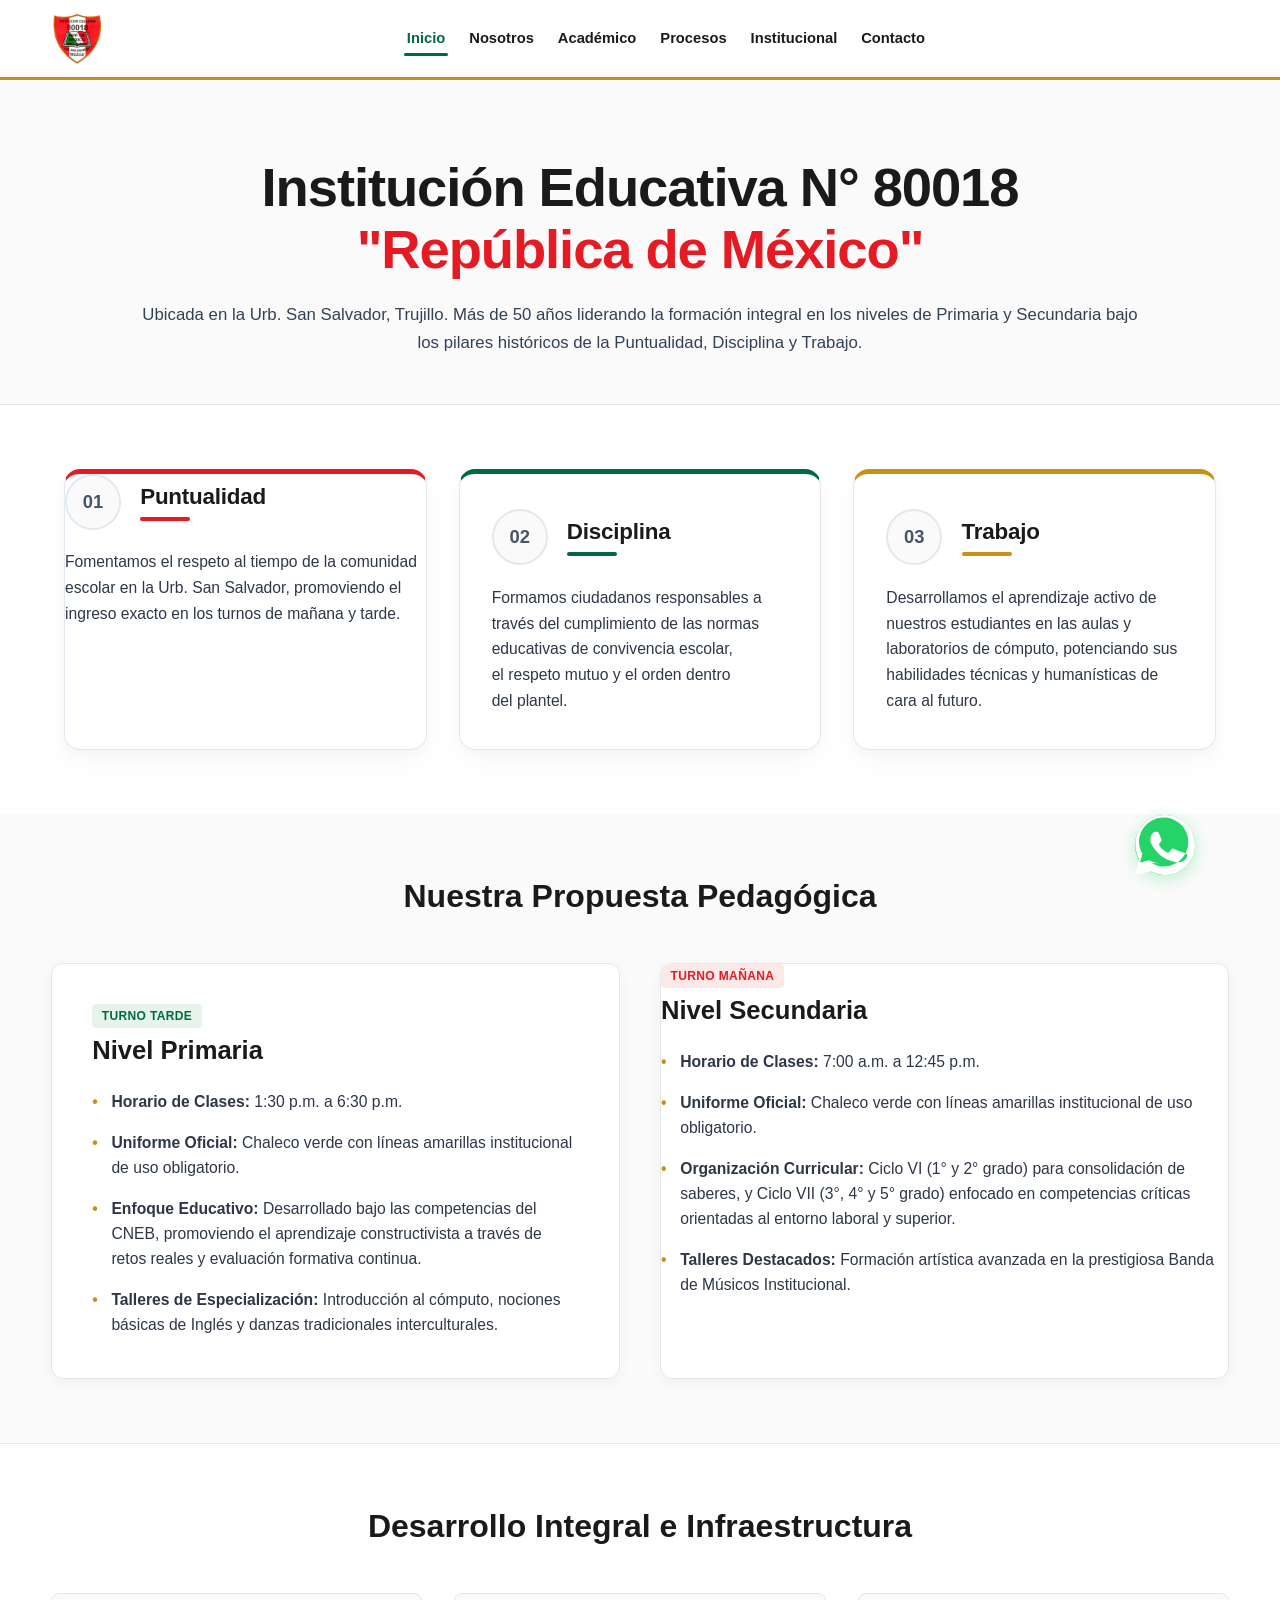
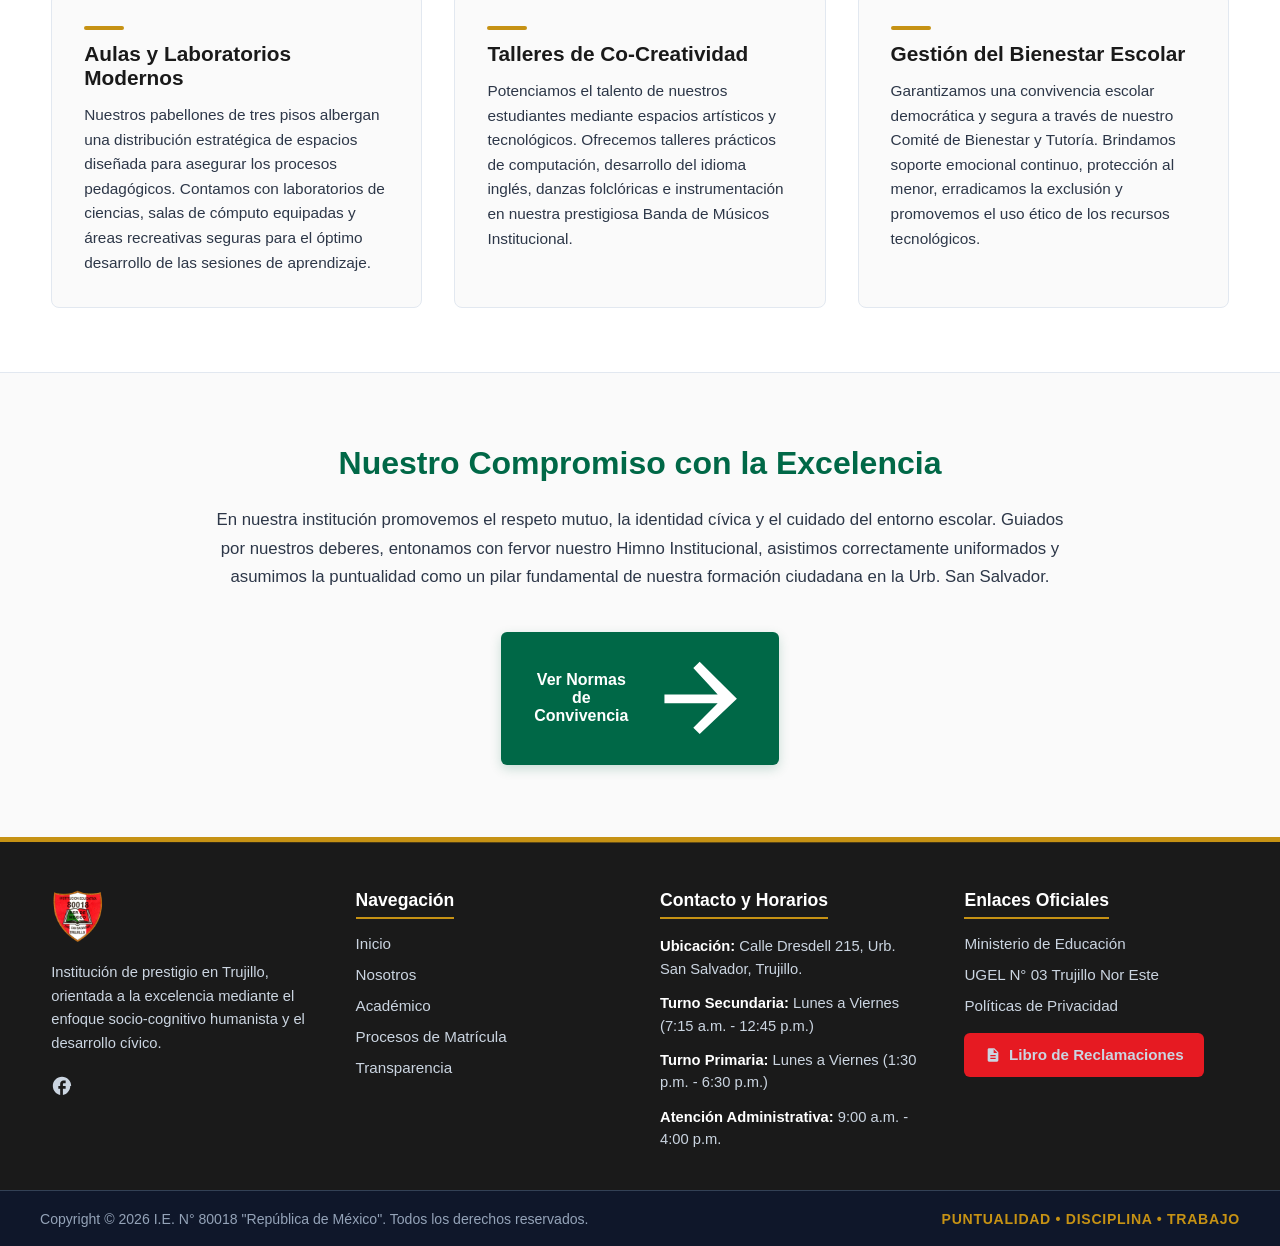
<file: index.html>
<!DOCTYPE html>
<html lang="es-PE">
<head>
    <meta charset="UTF-8">
    <meta name="viewport" content="width=device-width, initial-scale=1.0">
    <title>I.E. N° 80018 República de México Trujillo, Inicio</title>
    <link rel="stylesheet" href="css/estilos.css">
</head>
<body>
    <header class="cabecera-premium-institucional"></header>
    <main>
        <section class="hero-inicio-global" aria-labelledby="gran-titulo-colegio" tabindex="0">
        <div class="contenedor-hero-contenido">
            <h1 id="gran-titulo-colegio" class="titulo-adaptativo-hero">
                Institución Educativa N° 80018 <span class="resalte-rojo">"República de México"</span></h1>
            <p class="bajada-institucional-hero">Ubicada en la Urb. San Salvador, Trujillo. Más de 50 años liderando la formación integral en los niveles de Primaria y Secundaria bajo los pilares históricos de la Puntualidad, Disciplina y Trabajo.</p></div>
        </section>
<section class="seccion-pilares-patrios" aria-label="Pilares Institucionales">
    <div class="grilla-pilares-tres">
    <a href="./pages/nosotros.html" class="tarjeta-pilar-premium pilar-borde-rojo" title="Conocer más sobre nuestra Identidad y Pilar de Puntualidad" aria-label="Pilar Puntualidad: Conocer más sobre nuestra Identidad">
    <div class="encabezado-pilar-card caso-especial-header">
        <div class="num-pilar num-pilar-especial" aria-hidden="true">01</div>
        <div class="contenido-encabezado-pilar">
            <h3>Puntualidad</h3>
            <span class="linea-pilar"></span>
        </div>
    </div>
    <p>Fomentamos el respeto al tiempo de la comunidad escolar en la Urb. San Salvador, promoviendo el ingreso exacto en los turnos de mañana y tarde.</p>
    </a>
        <a href="./pages/nosotros.html" class="tarjeta-pilar-premium pilar-borde-verde" title="Conocer más sobre nuestra Identidad y Pilar de Disciplina" aria-label="Pilar Disciplina: Conocer más sobre nuestra Identidad">
            <div class="encabezado-pilar-card">
                <div class="num-pilar" aria-hidden="true">02</div>
                <div class="contenido-encabezado-pilar">
                    <h3>Disciplina</h3>
                    <span class="linea-pilar"></span>
                </div>
            </div>
            <p>Formamos ciudadanos responsables a través del cumplimiento de las normas educativas de convivencia escolar, el respeto mutuo y el orden dentro del plantel.</p>
        </a>
        <a href="./pages/nosotros.html" class="tarjeta-pilar-premium pilar-borde-dorado" title="Conocer más sobre nuestra Identidad y Pilar de Trabajo" aria-label="Pilar Trabajo: Conocer más sobre nuestra Identidad">
            <div class="encabezado-pilar-card">
                <div class="num-pilar" aria-hidden="true">03</div>
                <div class="contenido-encabezado-pilar">
                    <h3>Trabajo</h3>
                    <span class="linea-pilar"></span>
                </div>
            </div>
            <p>Desarrollamos el aprendizaje activo de nuestros estudiantes en las aulas y laboratorios de cómputo, potenciando sus habilidades técnicas y humanísticas de cara al futuro.</p>
        </a>
    </div>
</section>
<section class="seccion-pedagogica-inicio" aria-labelledby="titulo-pedagogico">
    <div class="contenedor-restriccion-bloque">
        <h2 id="titulo-pedagogico" class="titulo-seccion-global">
            Nuestra Propuesta Pedagógica
        </h2>
        <div class="contenedor-tarjetas-paralelo">
            <a href="./pages/academico.html" class="tarjeta-nivel-inicio pilar-borde-verde" title="Ver Propuesta Educativa y Talleres de Primaria" aria-label="Nivel Primaria: Ir a la sección Académico">
                <div class="cabecera-nivel-card">
                    <span class="badge-turno-tarde">Turno Tarde</span>
                    <h3>Nivel Primaria</h3>
                </div>
                <ul class="lista-requisitos-inicio">
                    <li><strong>Horario de Clases:</strong> 1:30 p.m. a 6:30 p.m.</li>
                    <li><strong>Uniforme Oficial:</strong> Chaleco verde con líneas amarillas institucional de uso obligatorio.</li>
                    <li><strong>Enfoque Educativo:</strong> Desarrollado bajo las competencias del CNEB, promoviendo el aprendizaje constructivista a través de retos reales y evaluación formativa continua.</li>
                    <li><strong>Talleres de Especialización:</strong> Introducción al cómputo, nociones básicas de Inglés y danzas tradicionales interculturales.</li>
                </ul>
            </a>
            <a href="./pages/academico.html" class="tarjeta-nivel-inicio pilar-borde-rojo" title="Ver Propuesta Educativa y Talleres de Secundaria" aria-label="Nivel Secundaria: Ir a la sección Académico">
                <div class="cabecera-nivel-card">
                    <span class="badge-turno-manana">Turno Mañana</span>
                    <h3>Nivel Secundaria</h3>
                </div>
                <ul class="lista-requisitos-inicio">
                    <li><strong>Horario de Clases:</strong> 7:00 a.m. a 12:45 p.m.</li>
                    <li><strong>Uniforme Oficial:</strong> Chaleco verde con líneas amarillas institucional de uso obligatorio.</li>
                    <li><strong>Organización Curricular:</strong> Ciclo VI (1° y 2° grado) para consolidación de saberes, y Ciclo VII (3°, 4° y 5° grado) enfocado en competencias críticas orientadas al entorno laboral y superior.</li>
                    <li><strong>Talleres Destacados:</strong> Formación artística avanzada en la prestigiosa Banda de Músicos Institucional.</li>
                </ul>
            </a>
        </div>
    </div>
</section>
        <section class="seccion-integral-inicio" aria-labelledby="titulo-integral"><div class="contenedor-restriccion-bloque"><h2 id="titulo-integral" class="titulo-seccion-global" tabindex="0">Desarrollo Integral e Infraestructura</h2><div class="contenedor-tres-columnas"><article class="tarjeta-integral-item" tabindex="0"><div class="decoracion-linea-dorada" aria-hidden="true"></div>
                    <h3>Aulas y Laboratorios Modernos</h3><p>Nuestros pabellones de tres pisos albergan una distribución estratégica de espacios diseñada para asegurar los procesos pedagógicos. Contamos con laboratorios de ciencias, salas de cómputo equipadas y áreas recreativas seguras para el óptimo desarrollo de las sesiones de aprendizaje.</p></article>
                    <article class="tarjeta-integral-item" tabindex="0"><div class="decoracion-linea-dorada" aria-hidden="true"></div><h3>Talleres de Co-Creatividad</h3><p>Potenciamos el talento de nuestros estudiantes mediante espacios artísticos y tecnológicos. Ofrecemos talleres prácticos de computación, desarrollo del idioma inglés, danzas folclóricas e instrumentación en nuestra prestigiosa Banda de Músicos Institucional.</p>
                    </article><article class="tarjeta-integral-item" tabindex="0">
                    <div class="decoracion-linea-dorada" aria-hidden="true"></div><h3>Gestión del Bienestar Escolar</h3>
                        <p>Garantizamos una convivencia escolar democrática y segura a través de nuestro Comité de Bienestar y Tutoría. Brindamos soporte emocional continuo, protección al menor, erradicamos la exclusión y promovemos el uso ético de los recursos tecnológicos.</p>
                    </article></div></div></section>
        <section class="cierre-compromiso-institucional" aria-labelledby="titulo-compromiso" tabindex="0">
        <div class="contenedor-compromiso-interior"><h2 id="titulo-compromiso" class="titulo-compromiso-texto">Nuestro Compromiso con la Excelencia</h2><p class="texto-compromiso-desc">
                En nuestra institución promovemos el respeto mutuo, la identidad cívica y el cuidado del entorno escolar. Guiados por nuestros deberes, entonamos con fervor nuestro Himno Institucional, asistimos correctamente uniformados y asumimos la puntualidad como un pilar fundamental de nuestra formación ciudadana en la Urb. San Salvador.</p>
                <div class="contenedor-boton-salto"><a id="enlace-salto-procesos" href="./pages/procesos.html" class="boton-institucional-enlace" title="Ver Normas de Convivencia completas en la sección Procesos"><span>Ver Normas de Convivencia</span>
                        <svg viewBox="0 0 24 24" fill="currentColor" aria-hidden="true">
                            <path d="M5 13h11.86l-5.43 5.43 1.42 1.42L21.14 12l-8.29-8.29-1.42 1.42L16.86 11H5v2z"></path></svg></a></div></div></section></main>
    <footer class="pie-pagina-global-rm"></footer>
    <script src="js/main.js"></script>
</body>
</html>
</file>
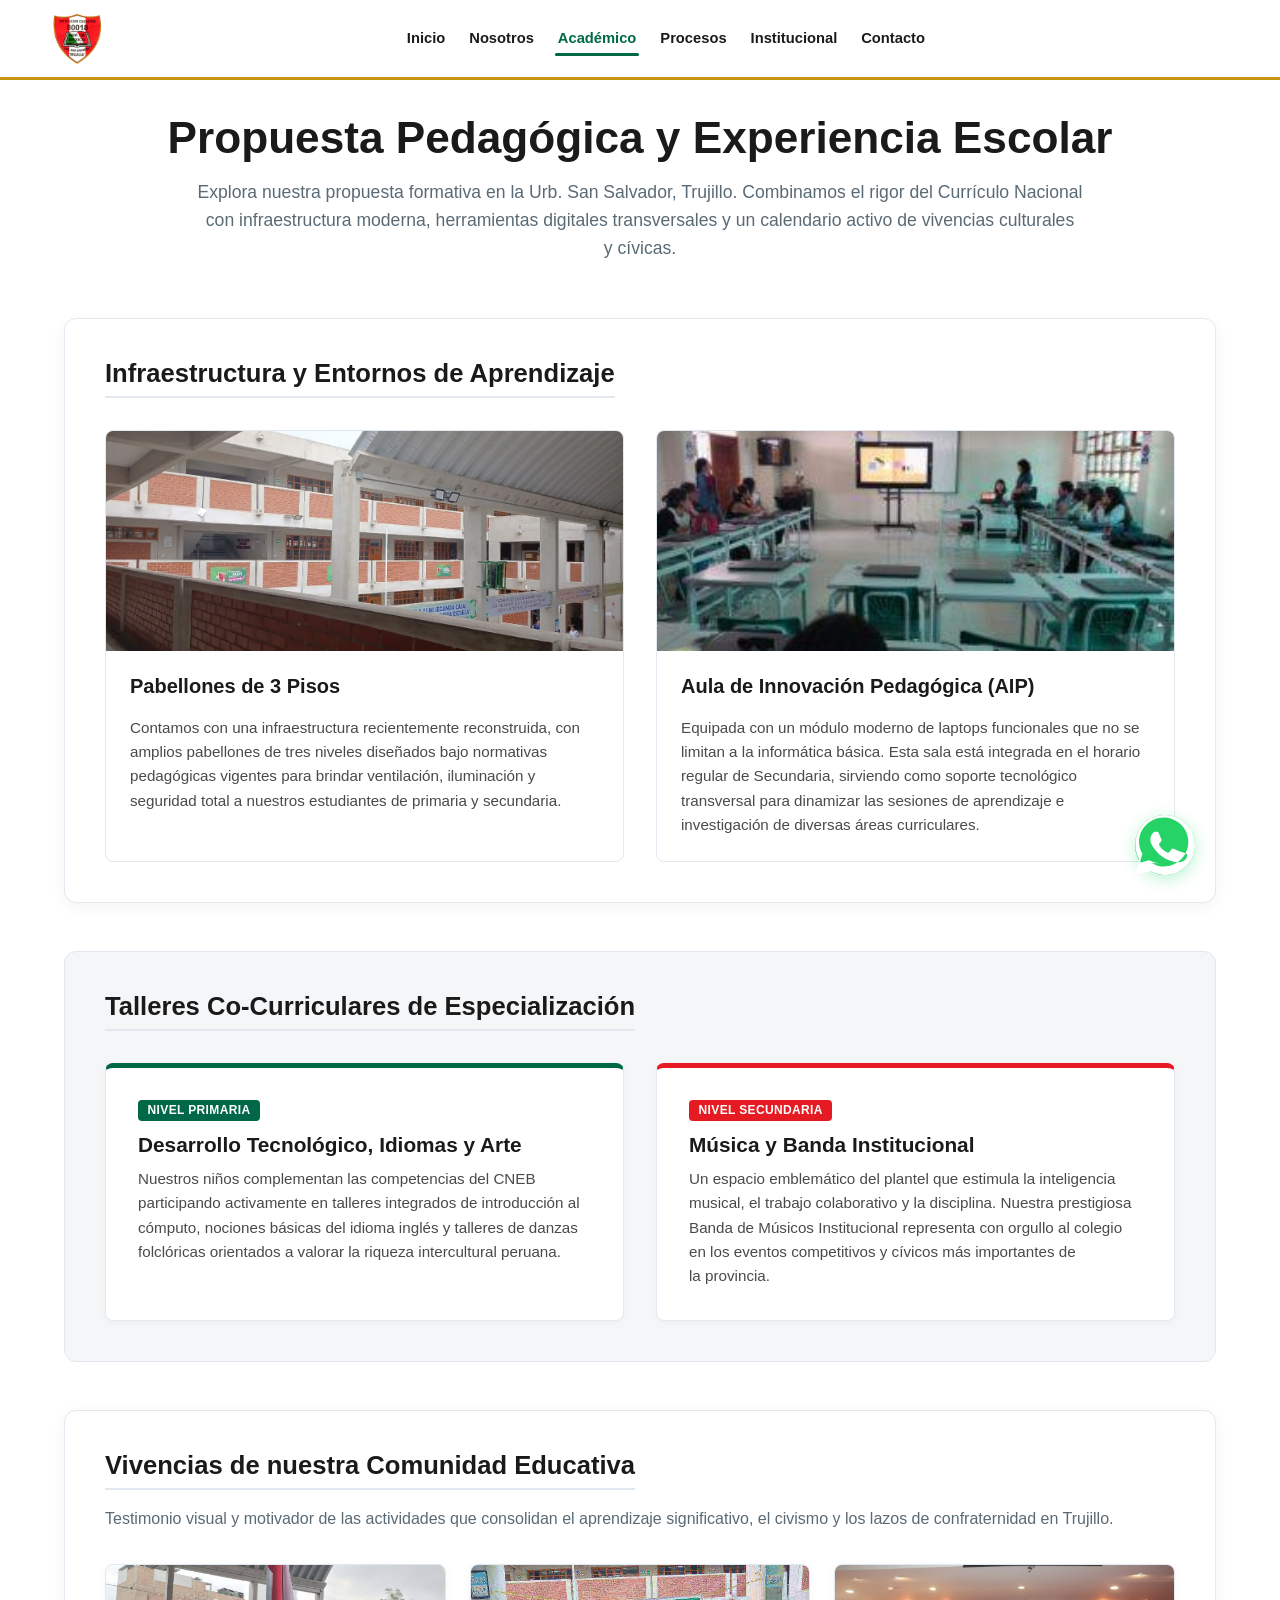
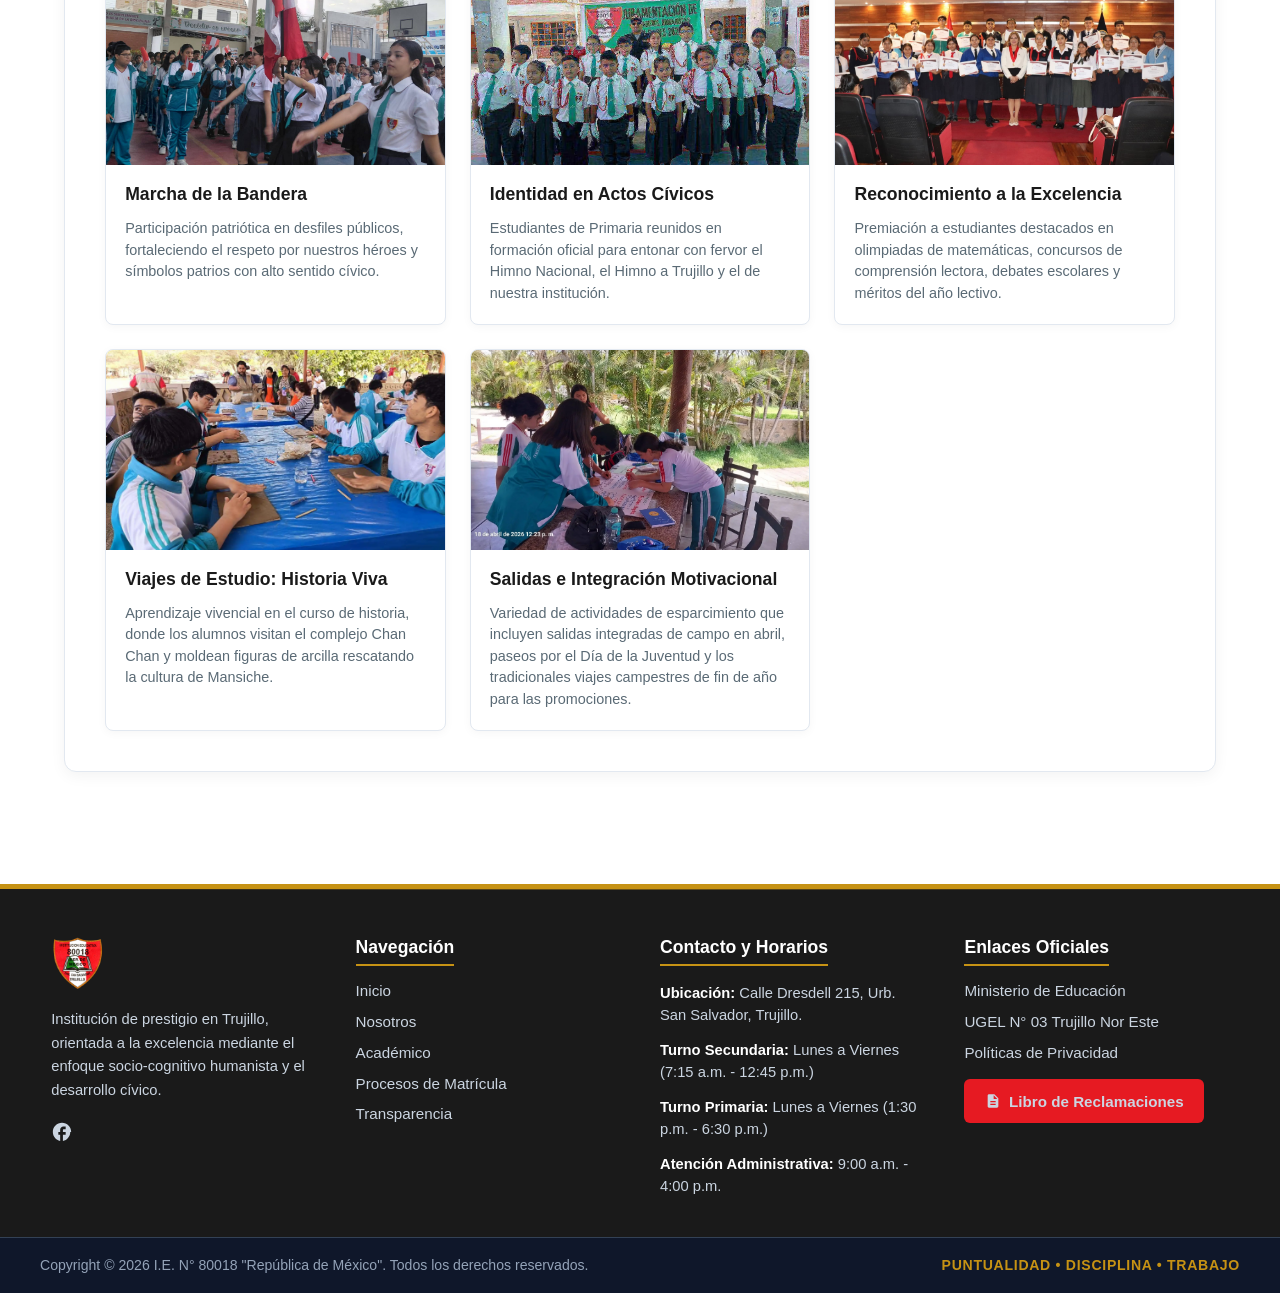
<file: pages/academico.html>
<!DOCTYPE html>
<html lang="es-PE">
<head>
    <meta charset="UTF-8">
    <meta name="viewport" content="width=device-width, initial-scale=1.0">
    <title>Academico</title>
    <link rel="stylesheet" href="../css/estilos.css">
</head>
<body>
    <header class="cabecera-premium-institucional"></header>
    <section class="panel-academico-global">
    <div class="hero-academico-presentacion">
        <h1 class="titulo-principal-academico" tabindex="0">Propuesta Pedagógica y Experiencia Escolar</h1>
        <p class="bajada-academica" tabindex="0">Explora nuestra propuesta formativa en la Urb. San Salvador, Trujillo. Combinamos el rigor del Currículo Nacional con infraestructura moderna, herramientas digitales transversales y un calendario activo de vivencias culturales y cívicas.</p>
    </div>
    <div class="bloque-academico-card">
        <h2 class="seccion-academica-titulo" tabindex="0">Infraestructura y Entornos de Aprendizaje</h2>
        <div class="grilla-infraestructura-moderna">
            <div class="tarjeta-infraestructura" tabindex="0">
                <div class="contenedor-img-efecto">
                    <img src="../assets/images/Pabellones.webp" alt="Pabellones de tres pisos de la I.E. RM 80018" tabindex="0">
                </div>
                <div class="info-infraestructura" tabindex="0"><h3>Pabellones de 3 Pisos</h3>
                    <p tabindex="0">Contamos con una infraestructura recientemente reconstruida, con amplios pabellones de tres niveles diseñados bajo normativas pedagógicas vigentes para brindar ventilación, iluminación y seguridad total a nuestros estudiantes de primaria y secundaria.</p>
                </div>
            </div>
            <div class="tarjeta-infraestructura">
                <div class="contenedor-img-efecto" tabindex="0">
                    <img src="../assets/images/1000432973-300x169.jpeg" tabindex="0" alt="Aula de Innovación Pedagógica AIP con laptops">
                </div>
                <div class="info-infraestructura" tabindex="0">
                    <h3 tabindex="0">Aula de Innovación Pedagógica (AIP)</h3>
                    <p tabindex="0">Equipada con un módulo moderno de laptops funcionales que no se limitan a la informática básica. Esta sala está integrada en el horario regular de Secundaria, sirviendo como soporte tecnológico transversal para dinamizar las sesiones de aprendizaje e investigación de diversas áreas curriculares.</p>
                </div></div></div></div>
    <div class="bloque-academico-card bg-contraste-tenue">
        <h2 class="seccion-academica-titulo" tabindex="0">Talleres Co-Curriculares de Especialización</h2>
        <div class="grilla-talleres-dos">
            <div class="tarjeta-taller-contenido border-top-verde" tabindex="0">
                <span class="etiqueta-nivel" tabindex="0">Nivel Primaria</span>
                <h3 tabindex="0">Desarrollo Tecnológico, Idiomas y Arte</h3>
                <p tabindex="0">Nuestros niños complementan las competencias del CNEB participando activamente en talleres integrados de introducción al cómputo, nociones básicas del idioma inglés y talleres de danzas folclóricas orientados a valorar la riqueza intercultural peruana.</p>
            </div>
            <div class="tarjeta-taller-contenido border-top-rojo" tabindex="0">
                <span class="etiqueta-nivel" tabindex="0">Nivel Secundaria</span>
                <h3 tabindex="0">Música y Banda Institucional</h3>
                <p tabindex="0">Un espacio emblemático del plantel que estimula la inteligencia musical, el trabajo colaborativo y la disciplina. Nuestra prestigiosa Banda de Músicos Institucional representa con orgullo al colegio en los eventos competitivos y cívicos más importantes de la provincia.</p>
            </div></div></div>
    <div class="bloque-academico-card">
        <h2 class="seccion-academica-titulo" tabindex="0">Vivencias de nuestra Comunidad Educativa</h2>
        <p class="subtitulo-galeria" tabindex="0">Testimonio visual y motivador de las actividades que consolidan el aprendizaje significativo, el civismo y los lazos de confraternidad en Trujillo.</p>
        <div class="grilla-portafolio-dinamica">
            <div class="tarjeta-galeria-item">
                <div class="cuadro-foto" tabindex="0">
                    <img src="../assets/images/desfilePatrio.webp" tabindex="0" alt="Marcha de la Bandera de la I.E. 80018">
                </div>
                <div class="pie-foto" tabindex="0">
                    <h4 tabindex="0">Marcha de la Bandera</h4>
                    <p tabindex="0">Participación patriótica en desfiles públicos, fortaleciendo el respeto por nuestros héroes y símbolos patrios con alto sentido cívico.</p>
                </div>
            </div>
            <div class="tarjeta-galeria-item">
                <div class="cuadro-foto" tabindex="0">
                    <img src="../assets/images/Pformando.webp" tabindex="0" alt="Nivel Primaria en formación institucional">
                </div>
                <div class="pie-foto" tabindex="0">
                    <h4 tabindex="0">Identidad en Actos Cívicos</h4>
                    <p tabindex="0">Estudiantes de Primaria reunidos en formación oficial para entonar con fervor el Himno Nacional, el Himno a Trujillo y el de nuestra institución.</p>
                </div></div><div class="tarjeta-galeria-item">
                <div class="cuadro-foto" tabindex="0">
                    <img src="../assets/images/diplomas.jpg" tabindex="0" alt="Entrega de diplomas al mérito académico">
                </div>
                <div class="pie-foto" tabindex="0">
                    <h4 tabindex="0">Reconocimiento a la Excelencia</h4>
                    <p tabindex="0">Premiación a estudiantes destacados en olimpiadas de matemáticas, concursos de comprensión lectora, debates escolares y méritos del año lectivo.</p>
                </div></div>
            <div class="tarjeta-galeria-item">
                <div class="cuadro-foto" tabindex="0">
                    <img src="../assets/images/arcilla.webp" tabindex="0" alt="Viaje de estudio al museo de Chan Chan">
                </div>
                <div class="pie-foto" tabindex="0">
                    <h4 tabindex="0">Viajes de Estudio: Historia Viva</h4>
                    <p tabindex="0">Aprendizaje vivencial en el curso de historia, donde los alumnos visitan el complejo Chan Chan y moldean figuras de arcilla rescatando la cultura de Mansiche.</p></div></div>
            <div class="tarjeta-galeria-item">
                <div class="cuadro-foto" tabindex="0">
                    <img src="../assets/images/Salidas.webp" tabindex="0" alt="Paseos campestres y actividades integradas">
                </div>
                <div class="pie-foto" tabindex="0">
                    <h4 tabindex="0">Salidas e Integración Motivacional</h4>
                    <p tabindex="0">Variedad de actividades de esparcimiento que incluyen salidas integradas de campo en abril, paseos por el Día de la Juventud y los tradicionales viajes campestres de fin de año para las promociones.</p>
                </div>
            </div>
        </div>
    </div>
</section>
<footer class="pie-pagina-global-rm"></footer>
    <script src="../js/main.js"></script>
</body>
</html>
</file>
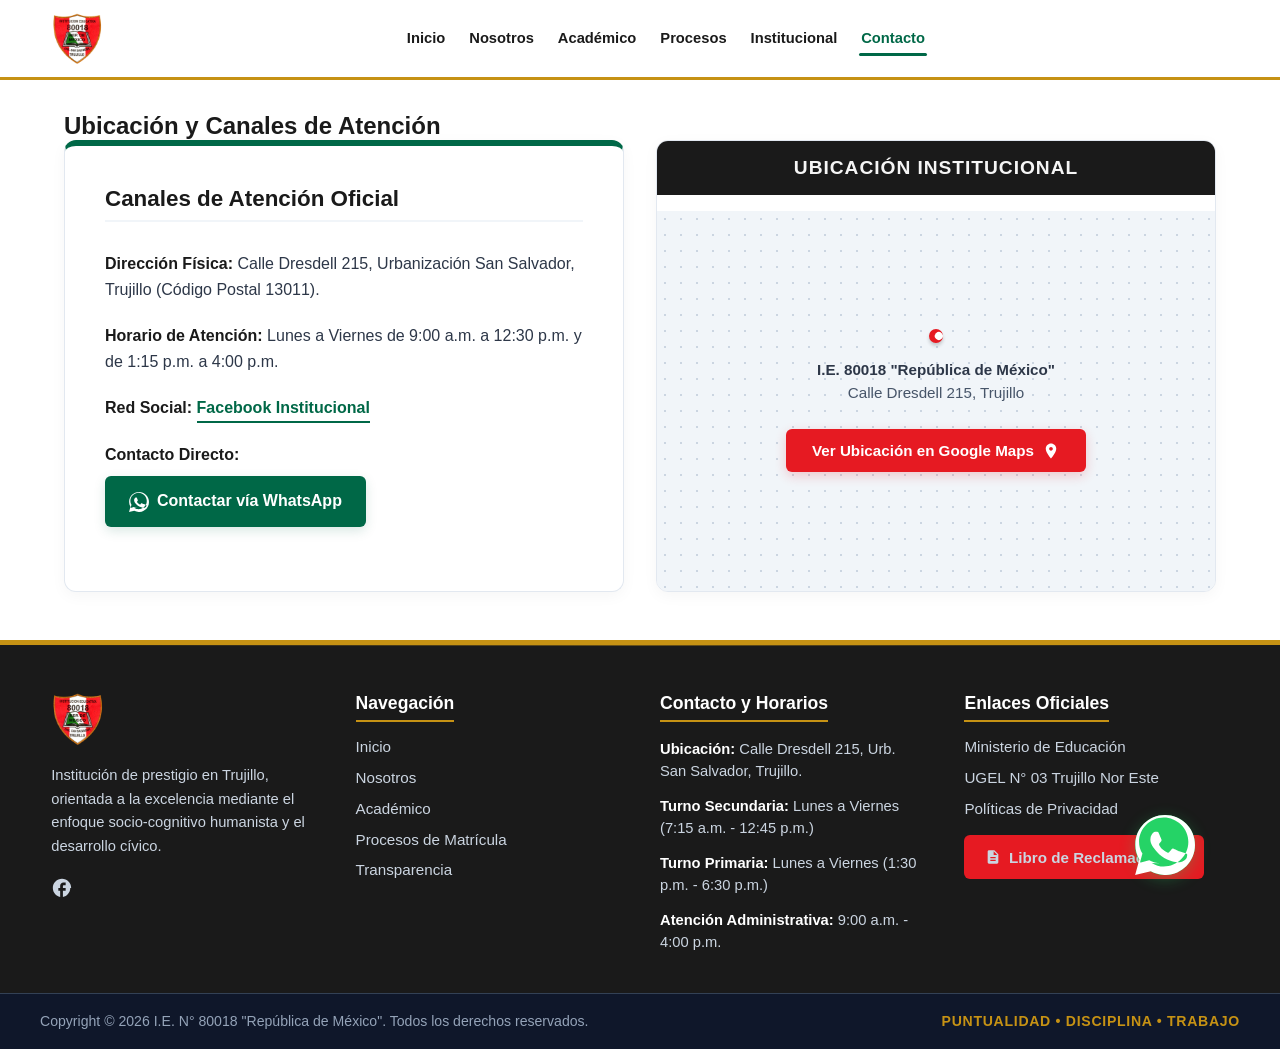
<file: pages/contacto.html>
<!DOCTYPE html>
<html lang="es-PE">
<head>
    <meta charset="UTF-8">
    <meta name="viewport" content="width=device-width, initial-scale=1.0">
    <title>Contacto RM</title>
    <link rel="stylesheet" href="../css/estilos.css">
    <style>
.skip-link {
    position: absolute;
    top: -40px;
    left: 1rem;
    background: var(--color-primary);
    color: white;
    padding: 0.75rem 1rem;
    border-radius: 8px;
    font-weight: 700;
    text-decoration: none;
    z-index: 9999;
    transition: top 0.3s ease;
}
.skip-link:focus {
    top: 1rem;
    outline: 3px solid rgba(255,255,255,0.6);
    outline-offset: 3px;
}
.panel-contacto {
    width: 100%;
    max-width: 1200px;
    margin: 2rem auto 4rem;
    padding: 0 1.5rem;
    box-sizing: border-box;
}
.cuadrícula-contacto {
    display: grid;
    grid-template-columns: repeat(auto-fit, minmax(320px, 1fr));
    gap: 2rem;
}
.tarjeta-datos,
.tarjeta-mapa {
    outline: none;
    transition: transform 0.25s ease, box-shadow 0.25s ease;
}
.tarjeta-datos:focus-visible,
.tarjeta-mapa:focus-visible {
    outline: 3px solid rgba(0, 104, 71, 0.35);
    outline-offset: 4px;
    transform: translateY(-4px);
    box-shadow: 0 10px 25px rgba(0, 0, 0, 0.08);
}
.enlace-contacto,
.boton-whatsapp,
.boton-abrir-mapa-real {
    display: inline-flex;
    align-items: center;
    gap: 0.5rem;
    text-decoration: none;
    transition: all 0.2s ease;
}
.enlace-contacto:focus-visible,
.boton-whatsapp:focus-visible,
.boton-abrir-mapa-real:focus-visible {
    outline: 3px solid var(--color-secondary);
    outline-offset: 3px;
    border-radius: 6px;
}
.enlace-contacto:hover,
.boton-whatsapp:hover,
.boton-abrir-mapa-real:hover {
    opacity: 0.85;
    transform: translateY(-2px);
}
.tarjeta-mapa {
    background: var(--color-bg-pure);
    border-radius: 12px;
    border: 1px solid #E2E8F0;
    padding: 1.5rem;
    display: flex;
    flex-direction: column;
    gap: 1rem;
}
.encabezado-mapa {
    font-weight: 800;
    font-size: 1.2rem;
    color: whitesmoke;
}
.marcador-pin-animado {
    width: 14px;
    height: 14px;
    background: var(--color-primary);
    border-radius: 50%;
    position: relative;
    margin-bottom: 1rem;
    animation: pulsePin 1.8s infinite;
}
@keyframes pulsePin {
    0% { box-shadow: 0 0 0 0 rgba(220,38,38,0.5); }
    70% { box-shadow: 0 0 0 12px rgba(220,38,38,0); }
    100% { box-shadow: 0 0 0 0 rgba(220,38,38,0); }
}
.txt-indicador-mapa {
    font-size: 0.95rem;
    color: var(--color-text-muted);
    line-height: 1.5;
}
@media (prefers-reduced-motion: reduce) {
    * {
        animation: none !important;
        transition: none !important;
    }
}
    </style>
</head>
<body>
    <a href="#contenido-contacto" class="skip-link">
        Saltar al contenido principal
    </a>
    <header class="cabecera-premium-institucional"></header>
    <section class="seccion-contacto-superior" aria-labelledby="principal-contacto">
    <h2 id="principal-contacto" class="visualmente-oculto" tabindex="0">Ubicación y Canales de Atención</h2>
    <div class="cuadrícula-contacto" tabindex="0">
        <div class="tarjeta-datos">
            <h3 class="subtitulo-contacto" tabindex="0">Canales de Atención Oficial</h3>
            <ul class="lista-datos">
                <li tabindex="0"><strong>Dirección Física:</strong> Calle Dresdell 215, Urbanización San Salvador, Trujillo (Código Postal 13011).</li>
                <li tabindex="0"><strong>Horario de Atención:</strong> Lunes a Viernes de 9:00 a.m. a 12:30 p.m. y de 1:15 p.m. a 4:00 p.m.</li>
                <li tabindex="0"><strong>Red Social:</strong> <a href="https://www.facebook.com/IE80018RepublicadeMexico" target="_blank" rel="noopener noreferrer" class="enlace-contacto" tabindex="0">Facebook Institucional</a></li>
                <li tabindex="0">
                    <strong>Contacto Directo:</strong> 
                    <div class="contenedor-boton-wp" tabindex="0">
                        <a href="https://wa.me/51970240371?text=Hola,%20quisiera%20más%20información" target="_blank" rel="noopener noreferrer" class="boton-whatsapp" tabindex="0">
                            <svg viewBox="0 0 24 24" width="20" height="20" fill="currentColor" aria-hidden="true" tabindex="0"><path d="M.057 24l1.687-6.163c-1.041-1.804-1.588-3.849-1.587-5.946C.06 5.348 5.397.01 12.008.01c3.202.001 6.212 1.246 8.477 3.514 2.266 2.268 3.507 5.28 3.505 8.484-.004 6.657-5.34 11.997-11.953 11.997-2.005-.001-3.973-.502-5.713-1.457L0 24zm6.59-4.846c1.6.95 3.188 1.449 4.825 1.451 5.436 0 9.86-4.37 9.864-9.799.002-2.623-1.023-5.086-2.884-6.948C16.54 2.04 14.077.965 11.5.965c-5.44 0-9.866 4.372-9.87 9.802 0 1.63.463 3.224 1.34 4.646l-.997 3.641 3.734-.96c1.45.79 2.97 1.21 4.54 1.21zM17.7 14.52c-.33-.16-1.95-.94-2.25-1.05-.3-.11-.52-.16-.74.16-.22.33-.86 1.05-1.05 1.25-.19.22-.39.25-.72.09-1.3-.65-2.23-1.15-3.12-2.65-.23-.4-.23-.77-.07-.93.15-.15.33-.39.49-.58.16-.19.22-.33.33-.55.11-.22.05-.41-.02-.58-.08-.16-.74-1.74-1.02-2.39-.27-.65-.54-.56-.74-.56-.19 0-.41-.02-.63-.02s-.57.08-.87.41c-.3.33-1.14 1.1-1.14 2.67s1.14 3.1 1.3 3.32c.16.22 2.24 3.37 5.42 4.7 1.54.65 2.45.86 3.3.99.85.12 1.63.08 2.24-.01.68-.1 1.95-.78 2.23-1.54.27-.75.27-1.4.19-1.54-.08-.14-.3-.22-.63-.38z" tabindex="0"></path></svg>
                            Contactar vía WhatsApp</a></div></li></ul></div>
        <div class="tarjeta-mapa pilar-borde-rojo" tabindex="0">
            <div class="encabezado-mapa" tabindex="0">Ubicación Institucional</div>
            <div class="contenedor-mapa-seguro" tabindex="0">
                <div class="mapa-estatico-fallback" tabindex="0">
                    <div class="marcador-pin-animado" aria-hidden="true" tabindex="0"></div>
                    <p class="txt-indicador-mapa" tabindex="0">I.E. 80018 "República de México"<br><span class="dir-sub" tabindex="0">Calle Dresdell 215, Trujillo</span></p>
                    <a href="https://maps.app.goo.gl/6XSpRmnjxuj6sLek6" target="_blank" rel="noopener noreferrer" class="boton-abrir-mapa-real" tabindex="0">Ver Ubicación en Google Maps<svg viewBox="0 0 24 24" width="18" height="18" fill="currentColor" tabindex="0"><path d="M12 2C8.13 2 5 5.13 5 9c0 5.25 7 13 7 13s7-7.75 7-13c0-3.87-3.13-7-7-7zm0 9.5c-1.38 0-2.5-1.12-2.5-2.5s1.12-2.5 2.5-2.5 2.5 1.12 2.5 2.5-1.12 2.5-2.5 2.5z" tabindex="0"></path></svg>
                    </a></div></div></div></div></section>
<footer class="pie-pagina-global-rm"></footer>
    <script src="../js/main.js"></script>
</body>
</html>
</file>
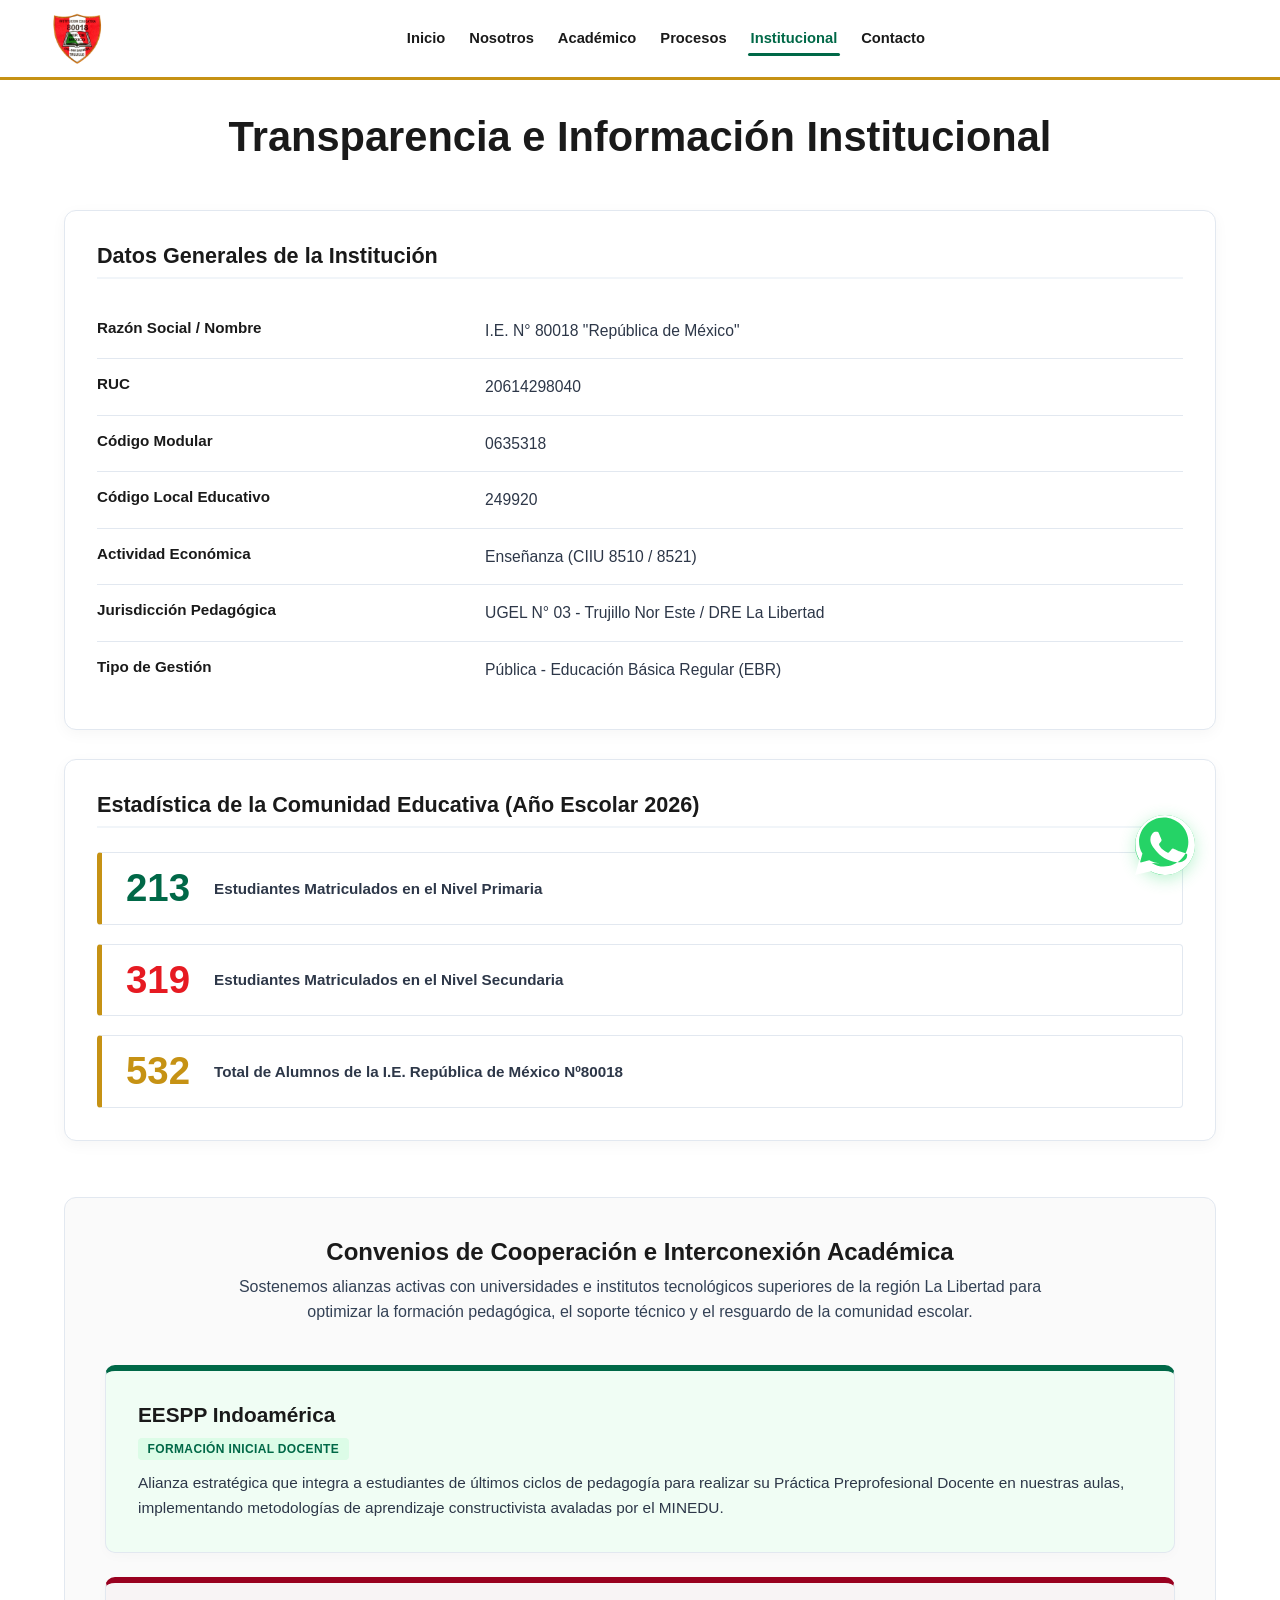
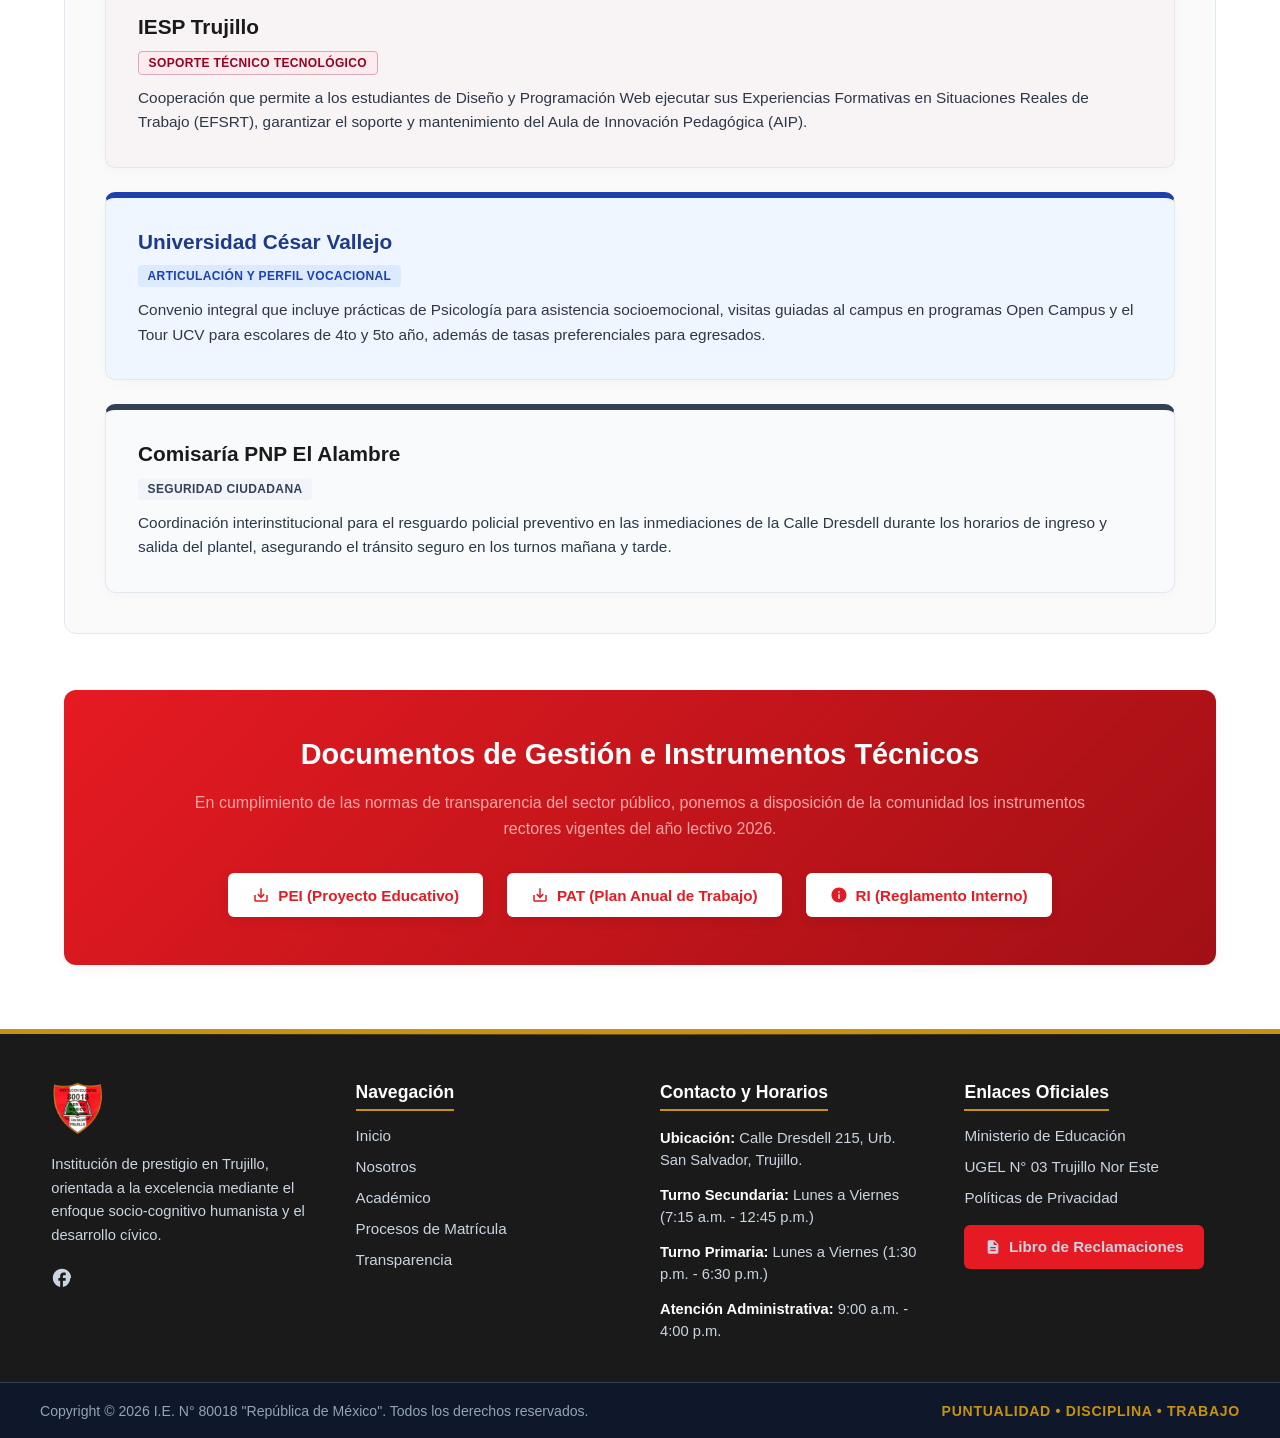
<file: pages/institucional.html>
<!DOCTYPE html>
<html lang="es-PE">
<head>
    <meta charset="UTF-8">
    <meta name="viewport" content="width=device-width, initial-scale=1.0">
    <title>Institucional</title>
    <link rel="stylesheet" href="../css/estilos.css">
</head>
<body>
    <header class="cabecera-premium-institucional"></header>
    <main class="panel-institucional" tabindex="0">
    <h1 class="gran-titulo-transparencia" tabindex="0">Transparencia e Información Institucional</h1>
    <div class="cuadrícula-institucional">
        <section class="bloque-ficha-datos" aria-labelledby="titulo-ficha" tabindex="0">
            <h2 id="titulo-ficha" class="subtitulo-institucional" tabindex="0">Datos Generales de la Institución</h2>
            <table class="tabla-transparencia" tabindex="0">
                <caption tabindex="0">Identificación oficial ante el Ministerio de Educación del Perú</caption>
                <tbody tabindex="0">
                    <tr>
                        <th scope="row" class="col-etiqueta">Razón Social / Nombre</th>
                        <td class="col-valor">I.E. N° 80018 "República de México"</td>
                    </tr>
                    <tr>
                        <th scope="row" class="col-etiqueta">RUC</th>
                        <td class="col-valor">20614298040</td>
                    </tr>
                    <tr>
                        <th scope="row" class="col-etiqueta">Código Modular</th>
                        <td class="col-valor">0635318</td>
                    </tr>
                    <tr>
                        <th scope="row" class="col-local-eti col-etiqueta">Código Local Educativo</th>
                        <td class="col-valor">249920</td>
                    </tr>
                    <tr>
                        <th scope="row" class="col-local-eti col-etiqueta">Actividad Económica</th>
                        <td class="col-valor">Enseñanza (CIIU 8510 / 8521)</td>
                    </tr>
                    <tr>
                        <th scope="row" class="col-etiqueta">Jurisdicción Pedagógica</th>
                        <td class="col-valor">UGEL N° 03 - Trujillo Nor Este / DRE La Libertad</td>
                    </tr>
                    <tr>
                        <th scope="row" class="col-etiqueta">Tipo de Gestión</th>
                        <td class="col-valor">Pública - Educación Básica Regular (EBR)</td>
                    </tr>
                </tbody>
            </table>
        </section>
        <!--TARJETA POBLACIÓN ESCOLAR-->
        <section class="bloque-estadisticas" aria-labelledby="titulo-estadisticas" tabindex="0">
            <h2 id="titulo-estadisticas" class="subtitulo-institucional" tabindex="0">Estadística de la Comunidad Educativa (Año Escolar 2026)</h2>
            <div class="grilla-numeros">
                <article class="tarjeta-numero-escolar" tabindex="0">
                    <span class="cifra-gigante color-verde">213</span>
                    <span class="etiqueta-cifra">Estudiantes Matriculados en el Nivel Primaria</span>
                </article>
                <article class="tarjeta-numero-escolar" tabindex="0">
                    <span class="cifra-gigante color-rojo">319</span>
                    <span class="etiqueta-cifra">Estudiantes Matriculados en el Nivel Secundaria</span>
                </article>
                <article class="tarjeta-numero-escolar" tabindex="0">
                    <span class="cifra-gigante color-dorado">532</span>
                    <span class="etiqueta-cifra">Total de Alumnos de la I.E. República de México Nº80018</span>
                </article>
            </div>
        </section>
    </div>
    <section class="bloque-convenios-alianzas" aria-labelledby="titulo-convenios" tabindex="0">
        <h2 id="titulo-convenios" class="subtitulo-institucional-centrado" tabindex="0">Convenios de Cooperación e Interconexión Académica</h2>
        <p class="bajada-convenios" tabindex="0">Sostenemos alianzas activas con universidades e institutos tecnológicos superiores de la región La Libertad para optimizar la formación pedagógica, el soporte técnico y el resguardo de la comunidad escolar.</p>
        <div class="grilla-convenios-matriz" tabindex="0">
            <article class="tarjeta-convenio card-indoamerica" tabindex="0"><h3 tabindex="0">EESPP Indoamérica</h3><span class="badge-convenio" tabindex="0">Formación Inicial Docente</span>
                <p tabindex="0">Alianza estratégica que integra a estudiantes de últimos ciclos de pedagogía para realizar su Práctica Preprofesional Docente en nuestras aulas, implementando metodologías de aprendizaje constructivista avaladas por el MINEDU.</p>
            </article>
            <article class="tarjeta-convenio card-iesptrujillo" tabindex="0">
                <h3 tabindex="0">IESP Trujillo</h3>
                <span class="badge-convenio" tabindex="0">Soporte Técnico Tecnológico</span>
                <p tabindex="0">Cooperación que permite a los estudiantes de Diseño y Programación Web ejecutar sus Experiencias Formativas en Situaciones Reales de Trabajo (EFSRT), garantizar el soporte y mantenimiento del Aula de Innovación Pedagógica (AIP).</p>
            </article>
            <article class="tarjeta-convenio card-ucv" tabindex="0">
                <h3 tabindex="0">Universidad César Vallejo</h3>
                <span class="badge-convenio" tabindex="0">Articulación y Perfil Vocacional</span>
                <p tabindex="0">Convenio integral que incluye prácticas de Psicología para asistencia socioemocional, visitas guiadas al campus en programas Open Campus y el Tour UCV para escolares de 4to y 5to año, además de tasas preferenciales para egresados.</p>
            </article>
            <article class="tarjeta-convenio card-pnp" tabindex="0">
                <h3 tabindex="0">Comisaría PNP El Alambre</h3>
                <span class="badge-convenio" tabindex="0">Seguridad Ciudadana</span>
                <p tabindex="0">Coordinación interinstitucional para el resguardo policial preventivo en las inmediaciones de la Calle Dresdell durante los horarios de ingreso y salida del plantel, asegurando el tránsito seguro en los turnos mañana y tarde.</p>
            </article>
        </div>
    </section>
    <section class="bloque-documentos-gestion" aria-labelledby="titulo-documentos" tabindex="0">
        <div class="contenedor-documentos-interior" tabindex="0">
            <h2 id="titulo-documentos" class="titulo-documentos-texto" tabindex="0">Documentos de Gestión e Instrumentos Técnicos</h2>
            <p class="desc-documentos" tabindex="0">En cumplimiento de las normas de transparencia del sector público, ponemos a disposición de la comunidad los instrumentos rectores vigentes del año lectivo 2026.</p>
            <div class="enlaces-descarga-documentos">
                <a href="../assets/docs/PEI" class="enlace-descarga-item" tabindex="0" title="Descargar Proyecto Educativo Institucional PEI en formato PDF">
                    <svg viewBox="0 0 24 24" width="20" height="20" fill="currentColor" aria-hidden="true" tabindex="0"><path d="M19 12v7H5v-7H3v7c0 1.1.9 2 2 2h14c1.1 0 2-.9 2-2v-7h-2zm-6 .67l2.59-2.58L17 11.5l-5 5-5-5 1.41-1.41L11 12.67V3h2v9.67z" tabindex="0"></path></svg>
                    PEI (Proyecto Educativo)
                </a>
                <a href="../assets/docs/PAT" class="enlace-descarga-item" tabindex="0" title="Descargar Plan Anual de Trabajo PAT en formato PDF">
                    <svg viewBox="0 0 24 24" width="20" height="20" fill="currentColor" aria-hidden="true" tabindex="0"><path d="M19 12v7H5v-7H3v7c0 1.1.9 2 2 2h14c1.1 0 2-.9 2-2v-7h-2zm-6 .67l2.59-2.58L17 11.5l-5 5-5-5 1.41-1.41L11 12.67V3h2v9.67z" tabindex="0"></path></svg>
                    PAT (Plan Anual de Trabajo)
                </a>
                <a href="../pages/procesos.html" class="enlace-descarga-item" tabindex="0" title="Ir a la sección de Procesos para revisar el Reglamento Interno">
                    <svg viewBox="0 0 24 24" width="20" height="20" fill="currentColor" aria-hidden="true"><path d="M12 2C6.48 2 2 6.48 2 12s4.48 10 10 10 10-4.48 10-10S17.52 2 12 2zm1 15h-2v-6h2v6zm0-8h-2V7h2v2z" tabindex="0"></path></svg>
                    RI (Reglamento Interno)
                </a>
            </div>
        </div>
    </section>
</main>
<footer class="pie-pagina-global-rm" tabindex="0"></footer>
    <script src="../js/main.js"></script>
</body>
</html>
</file>
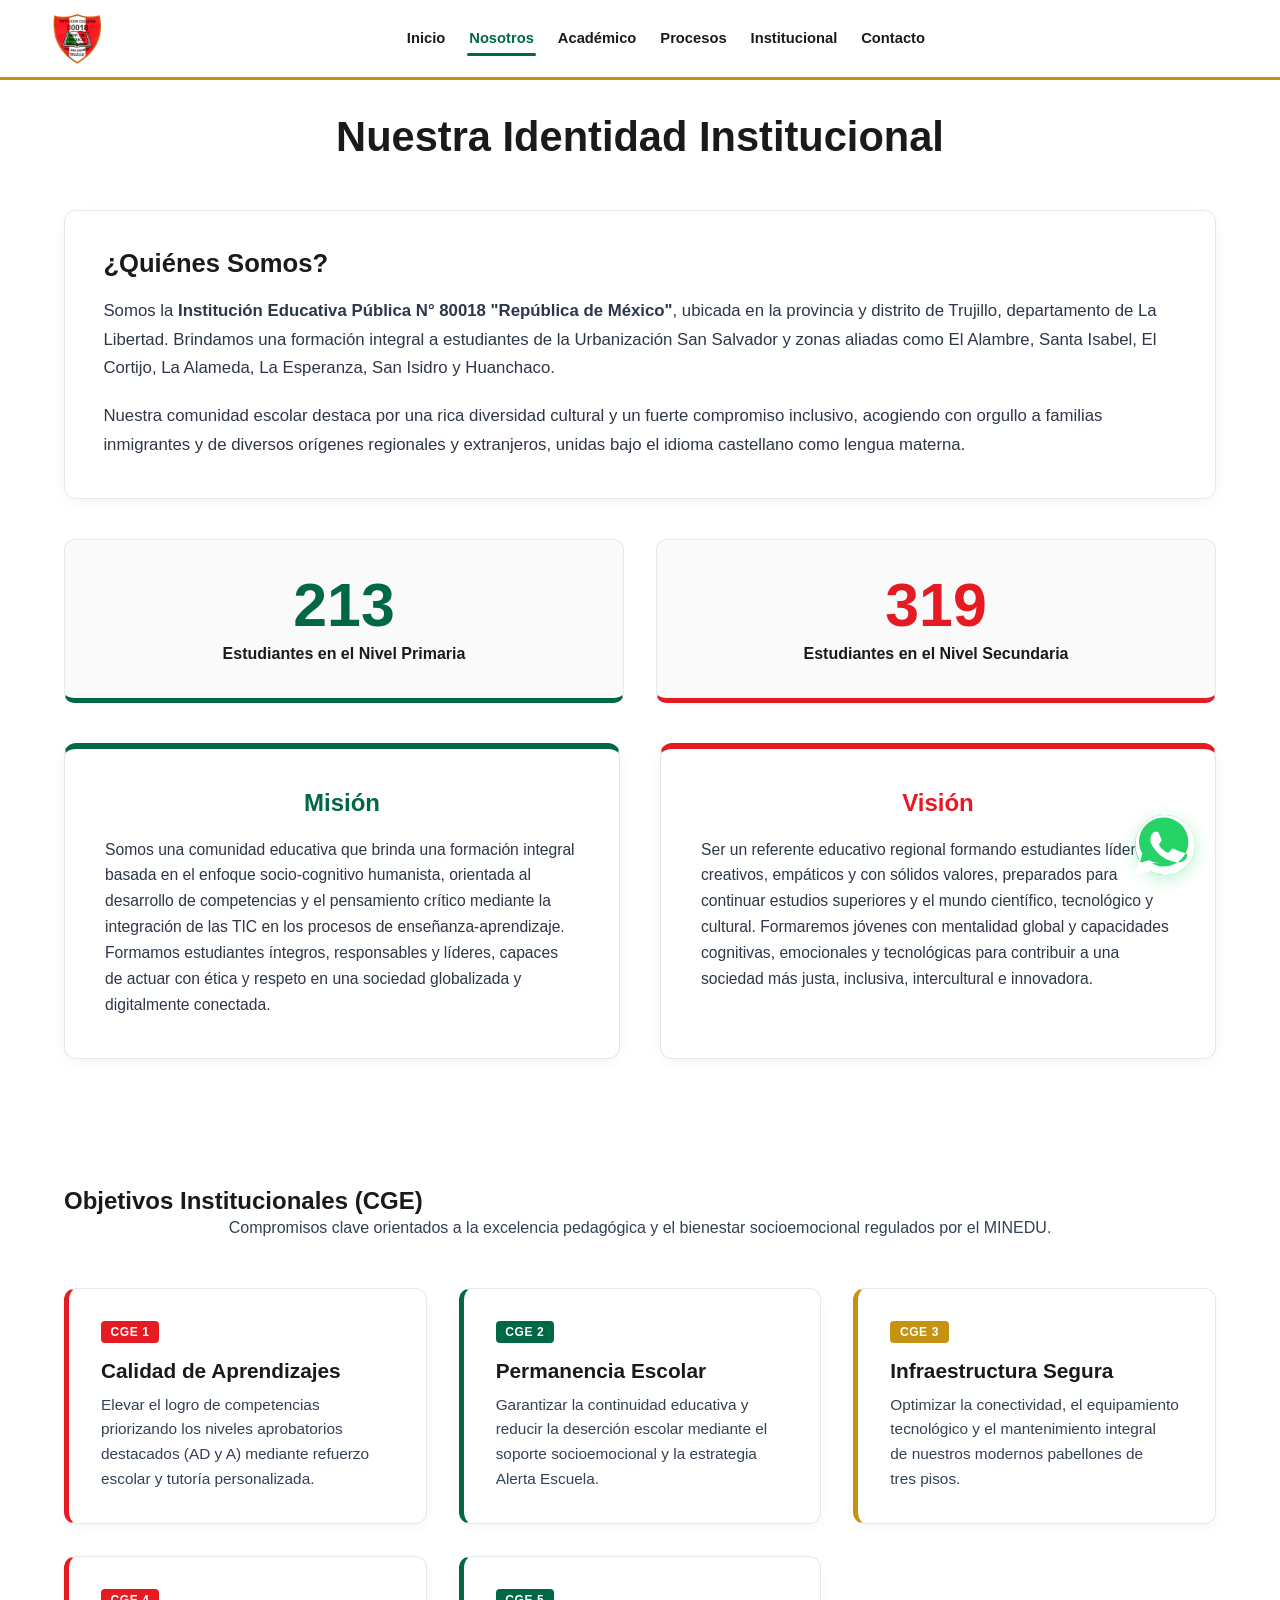
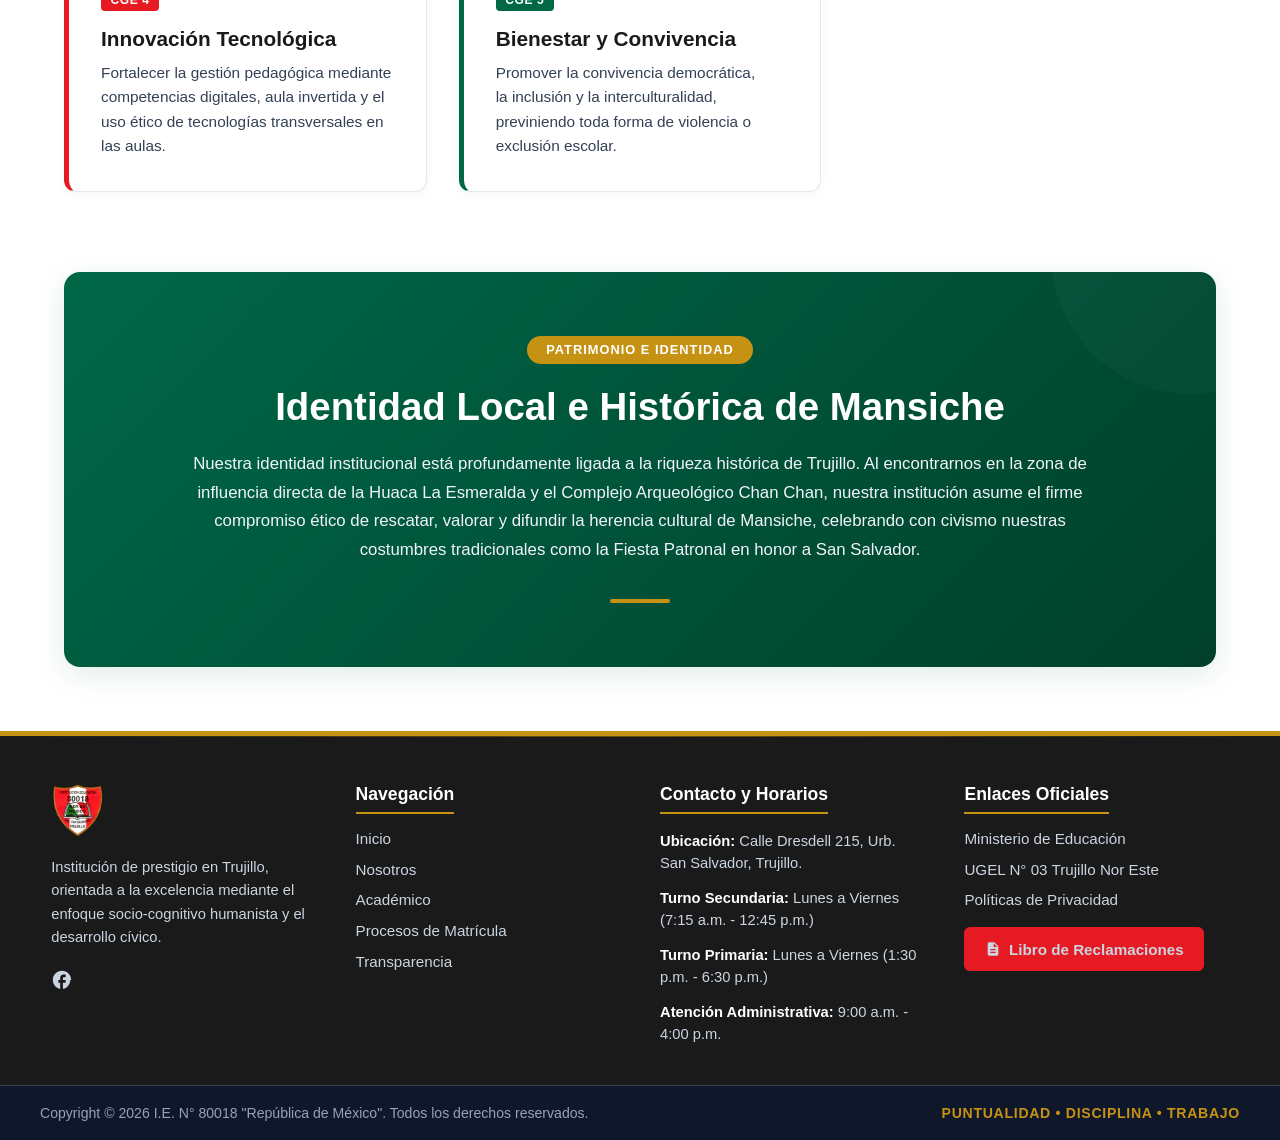
<file: pages/nosotros.html>
<!DOCTYPE html>
<html lang="es-PE">
<head>
    <meta charset="UTF-8">
    <meta name="viewport" content="width=device-width, initial-scale=1.0">
    <title>Nuestra Identidad Institucional - I.E. N° 80018 República de México</title>
    <link rel="stylesheet" href="../css/estilos.css">
</head>
<body>
    <header class="cabecera-premium-institucional"></header>
    <main class="panel-nosotros-identidad" tabindex="0">
        <h1 class="titulo-principal-identidad" tabindex="0">Nuestra Identidad Institucional</h1><section class="tarjeta-quienes-somos" aria-labelledby="sub-quienes" tabindex="0"><h2 id="sub-quienes">¿Quiénes Somos?</h2>
            <p>Somos la <strong>Institución Educativa Pública N° 80018 "República de México"</strong>, ubicada en la provincia y distrito de Trujillo, departamento de La Libertad. Brindamos una formación integral a estudiantes de la Urbanización San Salvador y zonas aliadas como El Alambre, Santa Isabel, El Cortijo, La Alameda, La Esperanza, San Isidro y Huanchaco.</p>
            <p>Nuestra comunidad escolar destaca por una rica diversidad cultural y un fuerte compromiso inclusivo, acogiendo con orgullo a familias inmigrantes y de diversos orígenes regionales y extranjeros, unidas bajo el idioma castellano como lengua materna.</p></section>
        <section class="seccion-poblacion-escolar" aria-label="Estadísticas de Matrícula" tabindex="0">
            <div class="grilla-poblacion">
                <article class="tarjeta-contador contador-verde" tabindex="0">
                    <span class="numero-grande">213</span>
                    <span class="descripcion-contador">Estudiantes en el Nivel Primaria</span>
                </article>
                <article class="tarjeta-contador contador-rojo" tabindex="0">
                    <span class="numero-grande">319</span>
                    <span class="descripcion-contador">Estudiantes en el Nivel Secundaria</span>
                </article>
            </div>
        </section>
        <section class="seccion-proposito-institucional" aria-label="Misión y Visión" tabindex="0">
            <div class="grilla-propósito">
                <article class="tarjeta-proposito borde-verde" tabindex="0">
                    <h3>Misión</h3>
                    <p>Somos una comunidad educativa que brinda una formación integral basada en el enfoque socio-cognitivo humanista, orientada al desarrollo de competencias y el pensamiento crítico mediante la integración de las TIC en los procesos de enseñanza-aprendizaje. Formamos estudiantes íntegros, responsables y líderes, capaces de actuar con ética y respeto en una sociedad globalizada y digitalmente conectada.</p>
                </article>
                <article class="tarjeta-proposito borde-rojo" tabindex="0">
                    <h3>Visión</h3>
                    <p>Ser un referente educativo regional formando estudiantes líderes, creativos, empáticos y con sólidos valores, preparados para continuar estudios superiores y el mundo científico, tecnológico y cultural. Formaremos jóvenes con mentalidad global y capacidades cognitivas, emocionales y tecnológicas para contribuir a una sociedad más justa, inclusiva, intercultural e innovadora.</p>
                </article></div></section>
    </main>
    <section class="panel-nosotros-desarrollo" aria-labelledby="titulo-cge-seccion" tabindex="0">
        <div class="bloque-objetivos">
            <h2 id="titulo-cge-seccion" class="titulo-seccion-nosotros" tabindex="0">Objetivos Institucionales (CGE)</h2>
            <p class="subtitulo-seccion-nosotros" tabindex="0">Compromisos clave orientados a la excelencia pedagógica y el bienestar socioemocional regulados por el MINEDU.</p>
            <div class="grilla-cge">
                <article class="tarjeta-cge pilar-cge-rojo" tabindex="0">
                    <div class="encabezado-cge"><span class="codigo-cge">CGE 1</span></div>
                    <h3 tabindex="0">Calidad de Aprendizajes</h3>
                    <p>Elevar el logro de competencias priorizando los niveles aprobatorios destacados (AD y A) mediante refuerzo escolar y tutoría personalizada.</p>
                </article>
                <article class="tarjeta-cge pilar-cge-verde" tabindex="0">
                    <div class="encabezado-cge"><span class="codigo-cge">CGE 2</span></div>
                    <h3 tabindex="0">Permanencia Escolar</h3>
                    <p>Garantizar la continuidad educativa y reducir la deserción escolar mediante el soporte socioemocional y la estrategia Alerta Escuela.</p>
                </article>
                <article class="tarjeta-cge pilar-cge-dorado" tabindex="0">
                    <div class="encabezado-cge"><span class="codigo-cge">CGE 3</span></div>
                    <h3 tabindex="0">Infraestructura Segura</h3>
                    <p>Optimizar la conectividad, el equipamiento tecnológico y el mantenimiento integral de nuestros modernos pabellones de tres pisos.</p>
                </article>
                <article class="tarjeta-cge pilar-cge-rojo" tabindex="0">
                    <div class="encabezado-cge"><span class="codigo-cge">CGE 4</span></div>
                    <h3 tabindex="0">Innovación Tecnológica</h3>
                    <p>Fortalecer la gestión pedagógica mediante competencias digitales, aula invertida y el uso ético de tecnologías transversales en las aulas.</p>
                </article>
                <article class="tarjeta-cge pilar-cge-verde" tabindex="0">
                    <div class="encabezado-cge"><span class="codigo-cge">CGE 5</span></div>
                    <h3 tabindex="0">Bienestar y Convivencia</h3>
                    <p>Promover la convivencia democrática, la inclusión y la interculturalidad, previniendo toda forma de violencia o exclusión escolar.</p>
                </article></div></div>
        <div class="banner-cultural-mansiche" aria-labelledby="titulo-cultural-banner" tabindex="0">
            <div class="contenido-cultural">
                <span class="tag-identidad">Patrimonio e Identidad</span>
                <h2 id="titulo-cultural-banner">Identidad Local e Histórica de Mansiche</h2>
                <p>Nuestra identidad institucional está profundamente ligada a la riqueza histórica de Trujillo. Al encontrarnos en la zona de influencia directa de la Huaca La Esmeralda y el Complejo Arqueológico Chan Chan, nuestra institución asume el firme compromiso ético de rescatar, valorar y difundir la herencia cultural de Mansiche, celebrando con civismo nuestras costumbres tradicionales como la Fiesta Patronal en honor a San Salvador.</p>
                <div class="decoracion-linea" aria-hidden="true"></div>
            </div>
        </div>
    </section>
    <footer class="pie-pagina-global-rm"></footer> <script src="../js/main.js"></script>
</body>
</html>
</file>
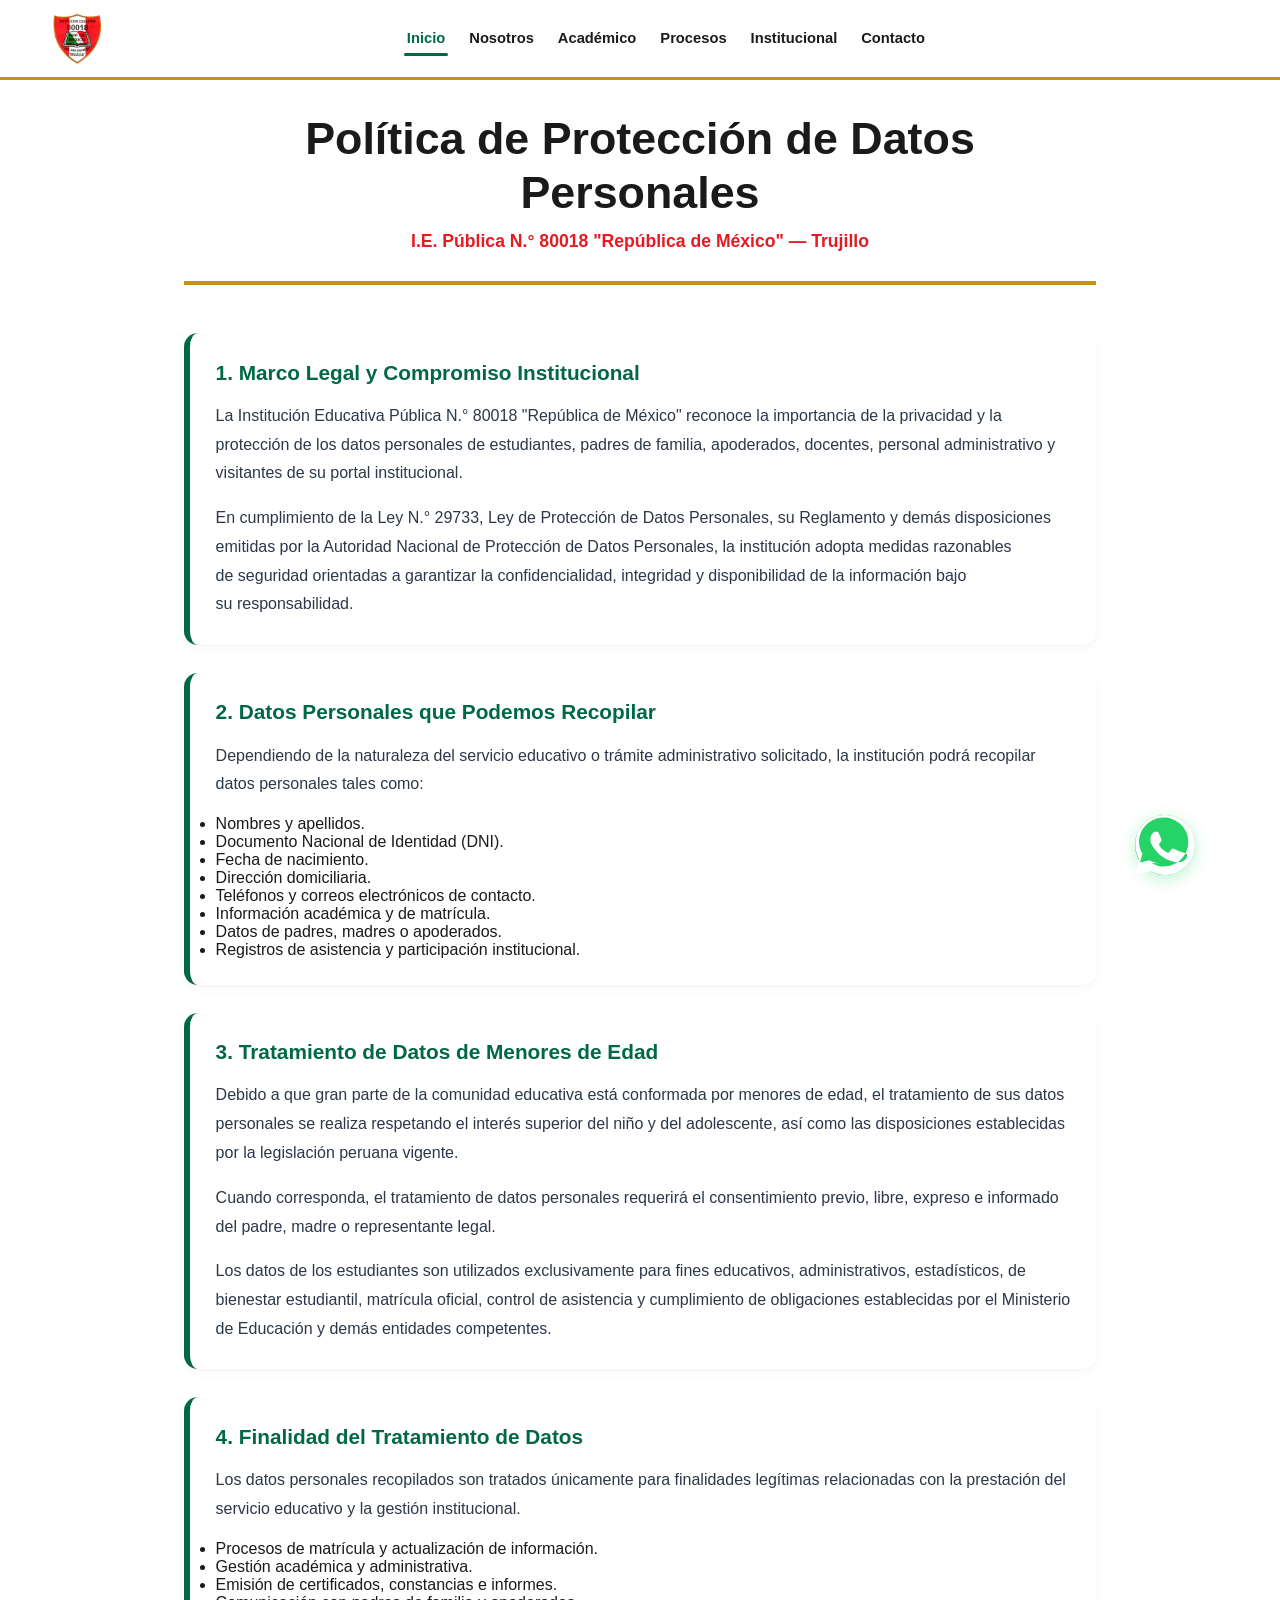
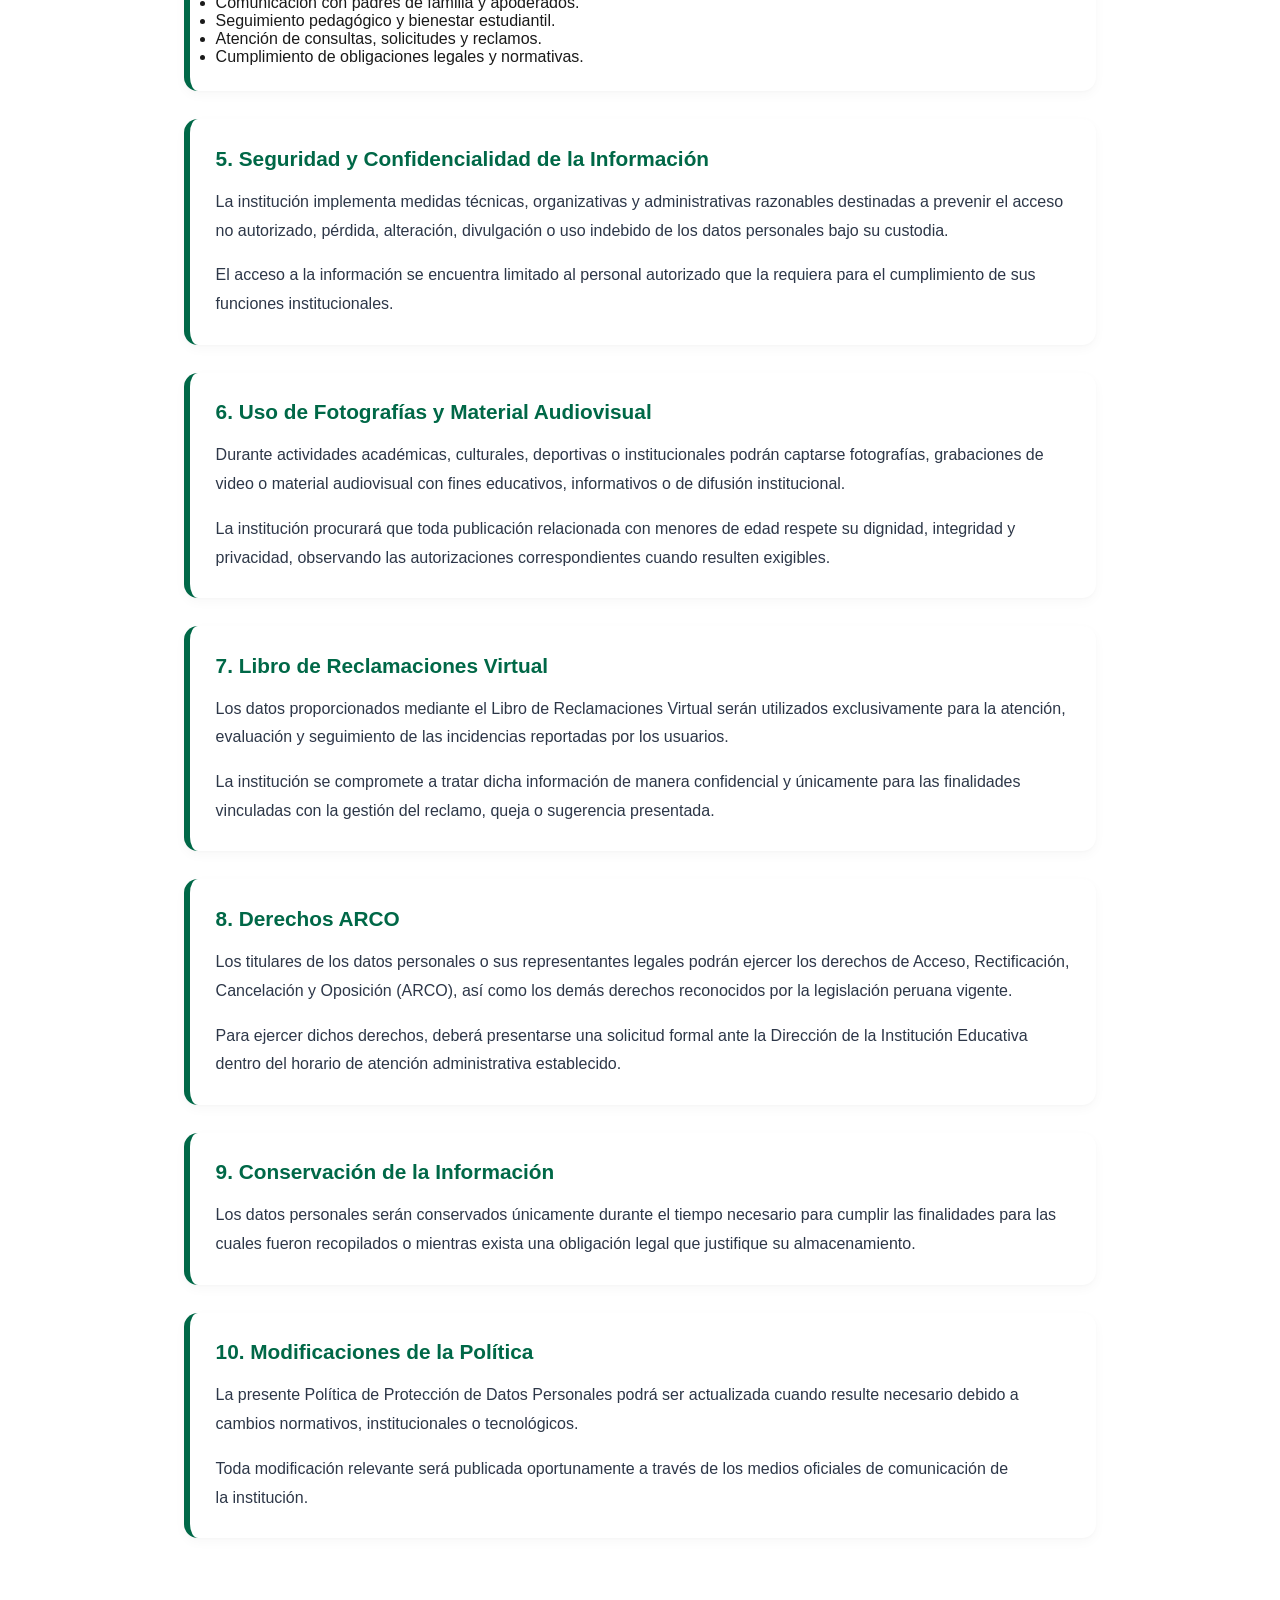
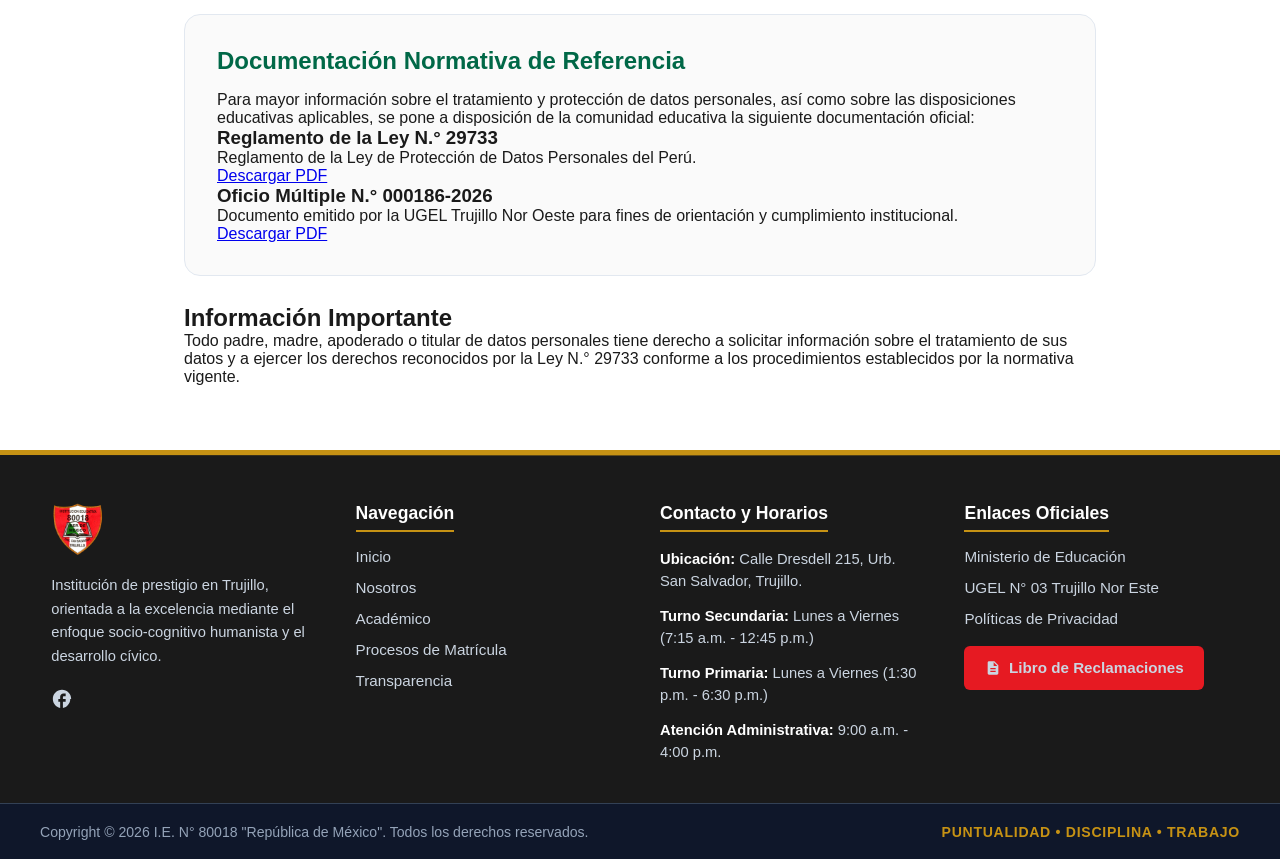
<file: pages/pp.html>
<!DOCTYPE html>
<html lang="es-PE">
<head>
    <meta charset="UTF-8">
    <meta name="viewport" content="width=device-width, initial-scale=1.0">
    <title>Contacto RM</title>
    <link rel="stylesheet" href="../css/estilos.css">
</head>
<body>
    <header class="cabecera-premium-institucional"></header>
    <main class="panel-privacidad-global">
<section class="hero-privacidad" aria-labelledby="titulo-privacidad" tabindex="0">
    <h1 id="titulo-privacidad">Política de Protección de Datos Personales</h1>
    <p class="bajada-privacidad">
        I.E. Pública N.° 80018 "República de México" — Trujillo
    </p>
</section>
<section class="cuerpo-privacidad">
    <article class="seccion-legal" tabindex="0">
        <h2 tabindex="0">1. Marco Legal y Compromiso Institucional</h2>
        <p tabindex="0">
            La Institución Educativa Pública N.° 80018 "República de México"
            reconoce la importancia de la privacidad y la protección de los datos
            personales de estudiantes, padres de familia, apoderados, docentes,
            personal administrativo y visitantes de su portal institucional.
        </p>
        <p tabindex="0">
            En cumplimiento de la Ley N.° 29733, Ley de Protección de Datos
            Personales, su Reglamento y demás disposiciones emitidas por la
            Autoridad Nacional de Protección de Datos Personales, la institución
            adopta medidas razonables de seguridad orientadas a garantizar la
            confidencialidad, integridad y disponibilidad de la información bajo
            su responsabilidad.
        </p>
    </article>
    <article class="seccion-legal" tabindex="0">
        <h2 tabindex="0">2. Datos Personales que Podemos Recopilar</h2>
        <p tabindex="0">
            Dependiendo de la naturaleza del servicio educativo o trámite
            administrativo solicitado, la institución podrá recopilar datos
            personales tales como:
        </p>
        <ul tabindex="0">
            <li>Nombres y apellidos.</li>
            <li>Documento Nacional de Identidad (DNI).</li>
            <li>Fecha de nacimiento.</li>
            <li>Dirección domiciliaria.</li>
            <li>Teléfonos y correos electrónicos de contacto.</li>
            <li>Información académica y de matrícula.</li>
            <li>Datos de padres, madres o apoderados.</li>
            <li>Registros de asistencia y participación institucional.</li>
        </ul>
    </article>
    <article class="seccion-legal" tabindex="0">
        <h2 tabindex="0">3. Tratamiento de Datos de Menores de Edad</h2>
        <p tabindex="0">
            Debido a que gran parte de la comunidad educativa está conformada por
            menores de edad, el tratamiento de sus datos personales se realiza
            respetando el interés superior del niño y del adolescente, así como
            las disposiciones establecidas por la legislación peruana vigente.
        </p>
        <p tabindex="0">
            Cuando corresponda, el tratamiento de datos personales requerirá el
            consentimiento previo, libre, expreso e informado del padre, madre o
            representante legal.
        </p>
        <p tabindex="0">
            Los datos de los estudiantes son utilizados exclusivamente para fines
            educativos, administrativos, estadísticos, de bienestar estudiantil,
            matrícula oficial, control de asistencia y cumplimiento de
            obligaciones establecidas por el Ministerio de Educación y demás
            entidades competentes.
        </p>
    </article>
    <article class="seccion-legal" tabindex="0">
        <h2 tabindex="0">4. Finalidad del Tratamiento de Datos</h2>
        <p tabindex="0">
            Los datos personales recopilados son tratados únicamente para
            finalidades legítimas relacionadas con la prestación del servicio
            educativo y la gestión institucional.
        </p>
        <ul tabindex="0">
            <li>Procesos de matrícula y actualización de información.</li>
            <li>Gestión académica y administrativa.</li>
            <li>Emisión de certificados, constancias e informes.</li>
            <li>Comunicación con padres de familia y apoderados.</li>
            <li>Seguimiento pedagógico y bienestar estudiantil.</li>
            <li>Atención de consultas, solicitudes y reclamos.</li>
            <li>Cumplimiento de obligaciones legales y normativas.</li>
        </ul>
    </article>
    <article class="seccion-legal" tabindex="0">
        <h2 tabindex="0">5. Seguridad y Confidencialidad de la Información</h2>
        <p tabindex="0">
            La institución implementa medidas técnicas, organizativas y
            administrativas razonables destinadas a prevenir el acceso no
            autorizado, pérdida, alteración, divulgación o uso indebido de los
            datos personales bajo su custodia.
        </p>
        <p tabindex="0">
            El acceso a la información se encuentra limitado al personal
            autorizado que la requiera para el cumplimiento de sus funciones
            institucionales.
        </p>
    </article>
    <article class="seccion-legal" tabindex="0">
        <h2 tabindex="0">6. Uso de Fotografías y Material Audiovisual</h2>
        <p tabindex="0">
            Durante actividades académicas, culturales, deportivas o
            institucionales podrán captarse fotografías, grabaciones de video o
            material audiovisual con fines educativos, informativos o de difusión
            institucional.
        </p>
        <p tabindex="0">
            La institución procurará que toda publicación relacionada con menores
            de edad respete su dignidad, integridad y privacidad, observando las
            autorizaciones correspondientes cuando resulten exigibles.
        </p>
    </article>
    <article class="seccion-legal" tabindex="0">
        <h2 tabindex="0">7. Libro de Reclamaciones Virtual</h2>
        <p tabindex="0">
            Los datos proporcionados mediante el Libro de Reclamaciones Virtual
            serán utilizados exclusivamente para la atención, evaluación y
            seguimiento de las incidencias reportadas por los usuarios.
        </p>
        <p tabindex="0">
            La institución se compromete a tratar dicha información de manera
            confidencial y únicamente para las finalidades vinculadas con la
            gestión del reclamo, queja o sugerencia presentada.
        </p>
    </article>
    <article class="seccion-legal" tabindex="0">
        <h2 tabindex="0">8. Derechos ARCO</h2>
        <p tabindex="0">
            Los titulares de los datos personales o sus representantes legales
            podrán ejercer los derechos de Acceso, Rectificación, Cancelación y
            Oposición (ARCO), así como los demás derechos reconocidos por la
            legislación peruana vigente.
        </p>
        <p tabindex="0">
            Para ejercer dichos derechos, deberá presentarse una solicitud formal
            ante la Dirección de la Institución Educativa dentro del horario de
            atención administrativa establecido.
        </p>
    </article>
    <article class="seccion-legal" tabindex="0">
        <h2 tabindex="0">9. Conservación de la Información</h2>
        <p tabindex="0">
            Los datos personales serán conservados únicamente durante el tiempo
            necesario para cumplir las finalidades para las cuales fueron
            recopilados o mientras exista una obligación legal que justifique su
            almacenamiento.
        </p>
    </article>
    <article class="seccion-legal" tabindex="0">
        <h2 tabindex="0">10. Modificaciones de la Política</h2>
        <p tabindex="0">
            La presente Política de Protección de Datos Personales podrá ser
            actualizada cuando resulte necesario debido a cambios normativos,
            institucionales o tecnológicos.
        </p>
        <p tabindex="0">
            Toda modificación relevante será publicada oportunamente a través de
            los medios oficiales de comunicación de la institución.
        </p>
    </article>
    <section class="contenedor-documentos" aria-labelledby="titulo-documentos" tabindex="0">
        <h2 id="titulo-documentos" tabindex="0">Documentación Normativa de Referencia</h2>
        <p tabindex="0">
            Para mayor información sobre el tratamiento y protección de datos
            personales, así como sobre las disposiciones educativas aplicables,
            se pone a disposición de la comunidad educativa la siguiente
            documentación oficial:
        </p>
        <div class="grid-documentos" tabindex="0">
            <article class="card-documento" tabindex="0">
                <h3 tabindex="0">Reglamento de la Ley N.° 29733</h3>
                <p tabindex="0">Reglamento de la Ley de Protección de Datos Personales del Perú.
                </p>
                <a href="../assets/docs/Reglamento de la Ley No 29733, Ley de Protección de Datos Personales.pdf" target="_blank" rel="noopener noreferrer" class="btn-documento" aria-label="Descargar Reglamento de la Ley 29733 en formato PDF" tabindex="0">
                    Descargar PDF
                </a>
            </article>
            <article class="card-documento" tabindex="0">
                <h3 tabindex="0">Oficio Múltiple N.° 000186-2026</h3><p tabindex="0">
                    Documento emitido por la UGEL Trujillo Nor Oeste para fines
                    de orientación y cumplimiento institucional.
                </p>
                <a href="../assets/docs/OFICIO MULTIPLE-000186-2026-GGR-GRE-UGELTNO-AGP.pdf" target="_blank" rel="noopener noreferrer" class="btn-documento" aria-label="Descargar Oficio Múltiple 000186-2026 en formato PDF" tabindex="0">
                    Descargar PDF
                </a>
            </article>
        </div>
    </section>
    <section class="alerta-legal" aria-labelledby="titulo-arco" tabindex="0">
        <h2 id="titulo-arco" tabindex="0">Información Importante</h2>
        <p tabindex="0">
            Todo padre, madre, apoderado o titular de datos personales tiene
            derecho a solicitar información sobre el tratamiento de sus datos y a
            ejercer los derechos reconocidos por la Ley N.° 29733 conforme a los
            procedimientos establecidos por la normativa vigente.
        </p>
    </section>
</main>
    <footer class="pie-pagina-global-rm"></footer>
    <script src="../js/main.js"></script>
</body>
</html>
</file>
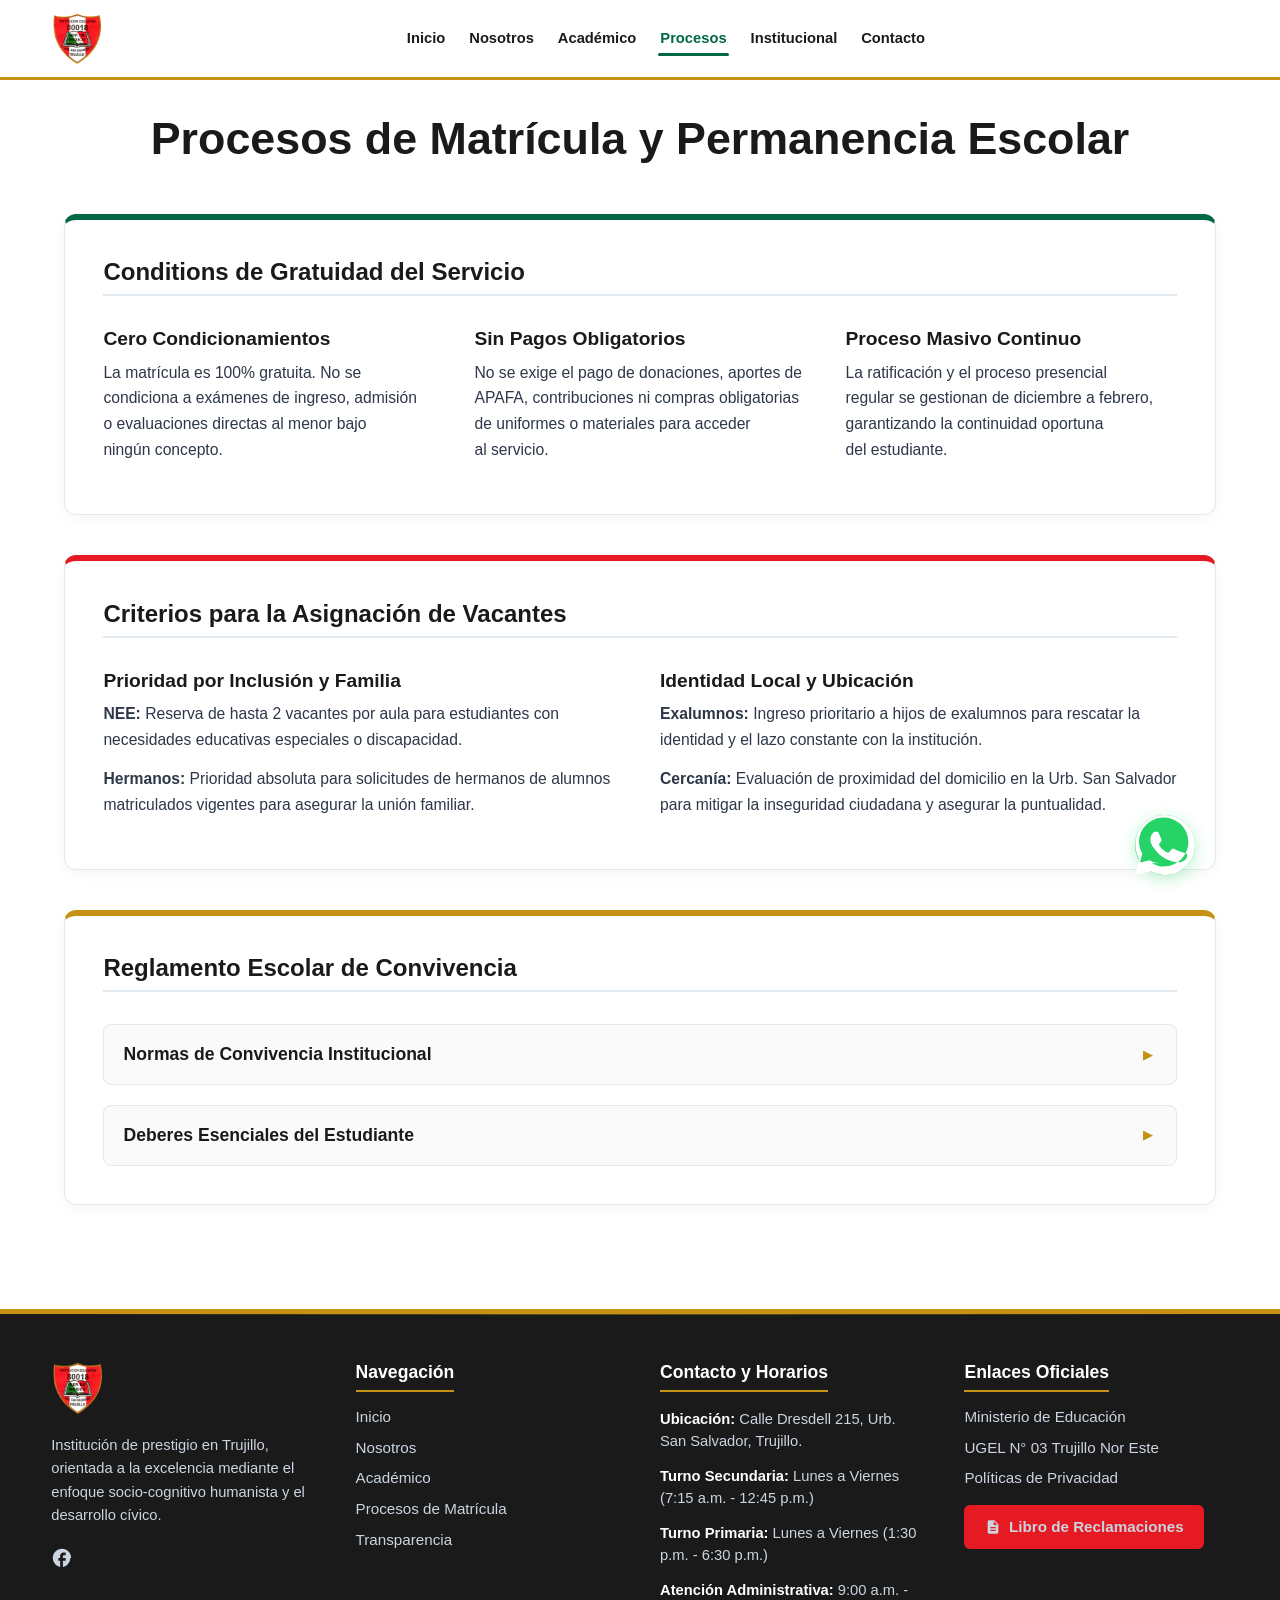
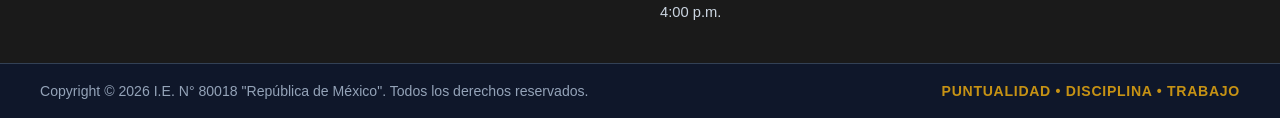
<file: pages/procesos.html>
<!DOCTYPE html>
<html lang="es">
<head>
    <meta charset="UTF-8">
    <meta name="viewport" content="width=device-width, initial-scale=1.0">
    <title>Procesos Colegio RM</title>
    <link rel="stylesheet" href="../css/estilos.css">
    <style> 
    .panel-procesos {
    width: 100%;
    max-width: 1200px;
    margin: 2rem auto 4rem auto;
    padding: 0 1.5rem;
    font-family: 'Inter', sans-serif;
    box-sizing: border-box;
} .titulo-principal-procesos { text-align: center; color: var(--color-text-main); font-size: clamp(1.8rem, 4vw, 2.8rem); font-weight: 800; margin-bottom: 3rem; line-height: 1.2; }
.bloque-procesos-card {
    background: var(--color-bg-pure);
    border-radius: 12px;
    padding: clamp(1.5rem, 3vw, 2.5rem);
    margin-bottom: 2.5rem;
    box-shadow: 0 4px 15px rgba(0,0,0,0.04);
    box-sizing: border-box;
    border: 1px solid #E2E8F0;
}
.bloque-procesos-card:focus-visible {
    outline: 3px solid rgba(0, 104, 71, 0.25);
    outline-offset: 4px;
}
.card-verde { border-top: 6px solid var(--color-secondary); }
.card-rojo { border-top: 6px solid var(--color-primary); }
.card-dorado { border-top: 6px solid var(--color-details); }
.subtitulo-procesos {
    color: var(--color-text-main);
    font-size: clamp(1.25rem, 2vw, 1.5rem);
    font-weight: 700;
    margin-bottom: 2rem;
    border-bottom: 2px solid #E2E8F0;
    padding-bottom: 0.5rem;
}
.grilla-procesos-tres {
    display: grid;
    grid-template-columns: repeat(auto-fit, minmax(280px, 1fr));
    gap: 2.5rem;
    width: 100%;
}
.grilla-procesos-dos {
    display: grid;
    grid-template-columns: repeat(auto-fit, minmax(340px, 1fr));
    gap: 2.5rem;
    width: 100%;
}
.item-subseccion h3 {
    color: var(--color-text-main);
    font-size: 1.2rem;
    font-weight: 700;
    margin-bottom: 0.6rem;
}
.item-subseccion p {
    color: var(--color-text-muted);
    font-size: 0.98rem;
    line-height: 1.65;
    margin-bottom: 0.8rem;
    text-wrap: pretty;
}.item-subseccion:focus-visible { outline: 3px dashed var(--color-secondary); outline-offset: 3px; }
.contenedor-acordeones {
    display: flex;
    flex-direction: column;
    gap: 1.2rem;
    width: 100%;
}
.acordeon-item {
    background: var(--color-bg-soft);
    border: 1px solid #E2E8F0;
    border-radius: 8px;
    overflow: hidden;
    transition: background-color 0.2s ease, box-shadow 0.2s ease;
}
.acordeon-item[open] {
    background: var(--color-bg-pure);
    box-shadow: 0 4px 12px rgba(0,0,0,0.02);
}
.acordeon-cabecera {
    padding: 1.2rem 3rem 1.2rem 1.2rem;
    font-weight: 700;
    color: var(--color-text-main);
    font-size: 1.1rem;
    cursor: pointer;
    list-style: none;
    position: relative;
    user-select: none;
    transition: color 0.2s ease;
    outline: none;
}
.acordeon-cabecera:focus-visible {
    outline: 3px dashed var(--color-secondary);
    outline-offset: 3px;
    color: var(--color-secondary);
}
.acordeon-cabecera::-webkit-details-marker {
    display: none;
}
.acordeon-cabecera:hover {
    color: var(--color-secondary);
}
/* flecha */
.acordeon-cabecera::after {
    content: "▶";
    position: absolute;
    right: 1.5rem;
    top: 50%;
    transform: translateY(-50%);
    font-size: 0.75rem;
    color: var(--color-details);
    transition: transform 0.25s ease, color 0.25s ease;
}
.acordeon-item[open] .acordeon-cabecera::after {
    transform: translateY(-50%) rotate(90deg);
    color: var(--color-primary);
}
.acordeon-contenido {
    padding: 0.5rem 1.5rem 1.8rem;
    background: var(--color-bg-pure);
    border-top: 1px solid #F1F5F9;
}
.lista-sintetizada {
    list-style: none;
    padding: 0;
    margin: 0;
}
.lista-sintetizada li {
    font-size: 0.98rem;
    color: var(--color-text-muted);
    line-height: 1.65;
    margin-bottom: 1rem;
    position: relative;
    padding-left: 1.5rem;
    text-wrap: pretty;
}
.lista-sintetizada li::before {
    content: "•";
    position: absolute;
    left: 0;
    color: var(--color-details);
    font-size: 1.3rem;
    top: -1px;
}
.lista-sintetizada li:last-child {
    margin-bottom: 0;
}
@media (max-width: 768px) {
    .panel-procesos {
        margin-top: 1rem;
        margin-bottom: 2.5rem;
    }
    .bloque-procesos-card {
        padding: 1.5rem;
        margin-bottom: 1.5rem;
    }

    .grilla-procesos-tres,
    .grilla-procesos-dos {
        gap: 1.5rem;
    }
    .acordeon-cabecera {
        padding: 1rem 2.5rem 1rem 1rem;
        font-size: 1rem;
    }
    .acordeon-cabecera::after {
        right: 1rem;
    }

    .acordeon-contenido {
        padding: 0.5rem 1rem 1.2rem;
    }
}
</style>
</head>
<body>
    <header class="cabecera-premium-institucional" tabindex="0"></header>
    <main class="panel-procesos"><h1 class="titulo-principal-procesos" tabindex="0">Procesos de Matrícula y Permanencia Escolar</h1><section class="bloque-procesos-card card-verde" aria-labelledby="sub-gratuidad" tabindex="0">
            <h2 id="sub-gratuidad" class="subtitulo-procesos">Conditions de Gratuidad del Servicio</h2>
            <div class="grilla-procesos-tres"><article class="item-subseccion" tabindex="0"><h3>Cero Condicionamientos</h3>
                    <p>La matrícula es 100% gratuita. No se condiciona a exámenes de ingreso, admisión o evaluaciones directas al menor bajo ningún concepto.</p></article><article class="item-subseccion" tabindex="0">
                    <h3>Sin Pagos Obligatorios</h3>
                    <p>No se exige el pago de donaciones, aportes de APAFA, contribuciones ni compras obligatorias de uniformes o materiales para acceder al servicio.</p></article>
                <article class="item-subseccion" tabindex="0">
                    <h3>Proceso Masivo Continuo</h3>
                    <p>La ratificación y el proceso presencial regular se gestionan de diciembre a febrero, garantizando la continuidad oportuna del estudiante.</p></article>
            </div></section>
        <section class="bloque-procesos-card card-rojo" aria-labelledby="sub-vacantes"tabindex="0"><h2 id="sub-vacantes" class="subtitulo-procesos">Criterios para la Asignación de Vacantes</h2><div class="grilla-procesos-dos">
                <article class="item-subseccion" tabindex="0">
                    <h3>Prioridad por Inclusión y Familia</h3>
                    <p><strong>NEE:</strong> Reserva de hasta 2 vacantes por aula para estudiantes con necesidades educativas especiales o discapacidad.</p>
                    <p><strong>Hermanos:</strong> Prioridad absoluta para solicitudes de hermanos de alumnos matriculados vigentes para asegurar la unión familiar.</p>
                </article><article class="item-subseccion" tabindex="0"><h3>Identidad Local y Ubicación</h3><p><strong>Exalumnos:</strong> Ingreso prioritario a hijos de exalumnos para rescatar la identidad y el lazo constante con la institución.</p><p><strong>Cercanía:</strong> Evaluación de proximidad del domicilio en la Urb. San Salvador para mitigar la inseguridad ciudadana y asegurar la puntualidad.</p></article></div></section>
        <section class="bloque-procesos-card card-dorado" aria-labelledby="sub-reglamento"  tabindex="0">
            <h2 id="sub-reglamento" class="subtitulo-procesos">Reglamento Escolar de Convivencia</h2>
            <div class="contenedor-acordeones"><details class="acordeon-item" tabindex="0"><summary class="acordeon-cabecera">Normas de Convivencia Institucional</summary>
                    <div class="acordeon-contenido"><ul class="lista-sintetizada">
                            <li><strong>Equipos Electrónicos:</strong> Uso de celulares restringido en horario escolar. Equipos distractores serán decomisados y entregados solo al apoderado. El colegio no se responsabiliza por pérdidas.</li>
                            <li><strong>Aseo y Uniforme:</strong> Asistencia obligatoria con el uniforme oficial. Varones con cabello corto sin diseños y afeitados. Mujeres con cabello ordenado, sin maquillaje ni uñas pintadas. Prohibido piercings y tatuajes.</li>
                            <li><strong>Prendas de Promoción:</strong> Solo se permite la casaca de promoción autorizada para los grados de 5to de secundaria y 6to de primaria.</li>
                            <li><strong>Material Audiovisual:</strong> Prohibido grabar, fotografiar o difundir la vida institucional en redes sin autorización. Prohibida la creación de stickers de miembros del plantel.</li></ul></div></details>
                <details class="acordeon-item" tabindex="0">
                    <summary class="acordeon-cabecera">Deberes Esenciales del Estudiante</summary>
                    <div class="acordeon-contenido">
                        <ul class="lista-sintetizada">
                            <li><strong>Puntualidad Absoluta:</strong> Ingreso exacto por niveles (Secundaria 7:00 a.m. / Primaria 1:30 p.m.). Tardanzas requieren justificación presencial del apoderado.</li>
                            <li><strong>Materiales de Estudio:</strong> Portar obligatoriamente la Agenda Escolar para el auxiliar, útiles en buen estado y los libros del MINEDU del día.</li>
                            <li><strong>Conservación del Plantel:</strong> Mantener limpias aulas, laboratorios y carpetas (sin inscripciones). Daños materiales exigen reposición económica.</li>
                            <li><strong>Identidad Cívica:</strong> Respetar símbolos patrios y entonation con fervor el Himno Nacional, Himno a Trujillo e Himno Institucional en ceremonias.</li>
                        </ul>
                    </div>
                </details>
            </div>
        </section>
    </main>
    <footer class="pie-pagina-global-rm"></footer>
    <script src="../js/main.js"></script>
</body>
</html>
</file>
<file: css/estilos.css>
:root {
    /* Paleta Oficial I.E. República de México */
    --color-primary: #E61A22;      
    --color-secondary: #006847;   
    --color-details: #C69214;      
    
    --color-bg-pure: #FFFFFF;
    --color-bg-soft: #FAFAFA;
    --color-bg-dark: #1A1A1A;      
    --color-text-main: #1A1A1A;    
    --color-text-muted: #2D3748;   
    --color-text-light: #CBD5E1; /* Texto del Footer de alta legibilidad */
}
*, *::before, *::after {
    margin: 0;
    padding: 0;
    box-sizing: border-box;
}
html { font-family: 'Inter', sans-serif; font-size: 16px; background-color: var(--color-bg-pure); color: var(--color-text-main); scroll-behavior: smooth; -webkit-text-size-adjust: 100%; }
body { min-height: 100vh; display: flex; flex-direction: column; overflow-x: hidden; }
/*TAB*/
li a:focus-visible,
button:focus-visible,
input:focus-visible,
textarea:focus-visible,
select:focus-visible { outline: 3px dashed var(--color-primary) !important; outline-offset: 4px !important; box-shadow: 0 0 0 5px rgba(230, 26, 34, 0.2) !important; }
.visually-hidden {
    position: absolute;
    width: 1px;
    height: 1px;
    padding: 0;
    margin: -1px;
    overflow: hidden;
    clip: rect(0, 0, 0, 0);
    border: 0;
}
.cabecera-premium-institucional {
    width: 100%;
    position: sticky;
    top: 0;
    left: 0;
    right: 0;
    background-color: var(--color-bg-pure);
    border-bottom: 3px solid var(--color-details);
    z-index: 99999;
    box-sizing: border-box;
}
.restriccion-ancho-header { width: min(1400px, 96vw); margin: 0 auto; padding: clamp(.6rem, 1vw, .85rem) clamp(.8rem, 2vw, 1.6rem); display: grid; grid-template-columns: auto 1fr auto; align-items: center; gap: 1rem; box-sizing: border-box; }
.contenedor-escudo-enlace { display: flex; align-items: center; text-decoration: none !important; transition: transform .25s ease; }
.contenedor-escudo-enlace:hover {
    transform: scale(1.03);
}
.img-escudo-global { height: clamp(42px, 4vw, 56px); width: auto; display: block; } .menu-navegacion-global{justify-self:center;}
.lista-enlaces-global{list-style:none;display:flex;align-items:center;justify-content:center;gap:clamp(.8rem,1.5vw,1.5rem);margin:0;padding:0;}
.lista-enlaces-global li{list-style:none!important;margin:0!important;padding:0!important;}
.link-nav{color:var(--color-text-main);font-size:clamp(.92rem,.95vw,1rem);font-weight:600;text-decoration:none!important;padding:.45rem .15rem;position:relative;transition:color .25s ease;white-space:nowrap;}
.link-nav:hover,.link-nav:focus-visible{color:var(--color-primary);}
.link-nav.nav-activo{color:var(--color-secondary);}
.link-nav::after{content:'';position:absolute;left:0;bottom:-2px;width:0;height:3px;border-radius:999px;background:var(--color-primary);transition:width .25s ease;}
.link-nav:hover::after,.link-nav:focus-visible::after{width:100%;}
.link-nav.nav-activo::after{width:100%;background:var(--color-secondary);}
.redes-cabecera-global{justify-self:end;display:flex;align-items:center;padding-right:clamp(.5rem,1.5vw,1.2rem);box-sizing:border-box;}
.enlace-fb-global{display:flex;align-items:center;justify-content:center;color:var(--color-text-main);text-decoration:none!important;transition:color .25s ease,transform .25s ease;}
.enlace-fb-global:hover,.enlace-fb-global:focus-visible{color:#1877F2;transform:translateY(-1px);}
.pie-pagina-global-rm{width:100%;background-color:var(--color-bg-dark);border-top:5px solid var(--color-details);padding:3rem 0 0;box-sizing:border-box;position:relative;}
.pie-pagina-global-rm::before{content:"";position:absolute;top:0;left:0;width:100%;height:1px;background:linear-gradient(90deg,transparent,rgba(198,146,20,.45),transparent);}
.restriccion-ancho-footer{width:min(1200px,92%);margin:0 auto;display:grid;grid-template-columns:repeat(auto-fit,minmax(240px,1fr));gap:2.5rem;padding-bottom:2.5rem;}
.columna-footer{display:flex;flex-direction:column;gap:1rem;}
.col-identidad{gap:1.2rem;}
.enlace-logo-footer{display:inline-block;width:fit-content;}
.img-logo-footer{height:52px;width:auto;display:block;transition:transform .25s ease;}
.enlace-logo-footer:hover .img-logo-footer{transform:scale(1.04);}
.descripcion-footer{color:var(--color-text-light);font-size:.92rem;line-height:1.6;margin:0;text-wrap:pretty;}
.titulo-columna-footer{color:#fff;font-size:1.1rem;font-weight:700;margin:0;padding-bottom:.4rem;border-bottom:2px solid var(--color-details);align-self:flex-start;}
.lista-enlaces-footer,.lista-datos-footer{list-style:none!important;padding:0!important;margin:0!important;display:flex;flex-direction:column;gap:.8rem;}
.lista-enlaces-footer li{list-style-type:none!important;margin:0!important;padding:0!important;}
.lista-enlaces-footer a{color:var(--color-text-light)!important;font-size:.95rem;text-decoration:none!important;border-bottom:none!important;transition:color .25s ease,padding-left .25s ease;}
.lista-enlaces-footer a:hover,.lista-enlaces-footer a:focus-visible{color:var(--color-primary)!important;padding-left:4px;}
.lista-datos-footer li{color:var(--color-text-light);font-size:.92rem;line-height:1.5;}
.lista-datos-footer li strong{color:#fff;}
.contenedor-li-libro{display:block;width:100%;}
.enlace-libro-footer{display:inline-flex;align-items:center;justify-content:center;gap:.5rem;background-color:var(--color-primary);color:#fff!important;width:100%;max-width:240px;min-height:44px;padding:.55rem 1rem;border-radius:6px;font-weight:700;font-size:.92rem;margin-top:.3rem;text-decoration:none!important;border-bottom:none!important;transition:background-color .25s ease,transform .25s ease;box-sizing:border-box;}
.enlace-libro-footer:hover,.enlace-libro-footer:focus-visible{background-color:var(--color-secondary)!important;transform:translateY(-2px);}
.enlace-libro-footer svg{flex-shrink:0;}
.social-link{color:var(--color-text-light);transition:color .25s ease,transform .25s ease;display:inline-block;}
.social-link:hover,.social-link:focus-visible{color:#1877F2;transform:translateY(-2px);}
.barra-derechos-reservados{width:100%;background-color:#0F172A;padding:1.2rem 1.5rem;box-sizing:border-box;border-top:1px solid #334155;}
.contenido-derechos{max-width:1200px;margin:0 auto;display:flex;justify-content:space-between;align-items:center;flex-wrap:wrap;gap:.8rem;}
.link-nav:focus-visible,
.enlace-fb-global:focus-visible,
.lista-enlaces-footer a:focus-visible,
.enlace-libro-footer:focus-visible,
.social-link:focus-visible{
    outline:3px dashed var(--color-primary)!important;
    outline-offset:4px!important;
}
.barra-derechos-reservados p{color:#94A3B8;font-size:.88rem;margin:0;}
.lema-institucional-footer{font-weight:700;color:var(--color-details)!important;text-transform:uppercase;letter-spacing:.05em;}

.contenedor-whatsapp-flotante{
    position:fixed;bottom:25px;right:85px;
    display:flex;align-items:center;gap:12px;
    z-index:999999;pointer-events:none;
}
.globo-texto-ayuda{
    background:#FFF;border-radius:8px;
    padding:.6rem 1rem;
    box-shadow:0 4px 15px rgba(0,0,0,.1);
    display:flex;flex-direction:column;gap:.15rem;
    opacity:0;transform:translateX(10px);
    transition:opacity .3s ease,transform .3s ease;
    border:1px solid #E2E8F0;
    pointer-events:auto;
}
.contenedor-whatsapp-flotante:hover .globo-texto-ayuda,
.boton-flotante-wp:focus-visible + .globo-texto-ayuda{
    opacity:1;
    transform:translateX(0);
}
.pregunta-wp{font-size:.85rem;font-weight:500;color:#64748B;margin:0;}
.accion-wp{font-size:.95rem;font-weight:700;color:var(--color-text-main);margin:0;}
.boton-flotante-wp{
    width:60px;height:60px;
    background-color:#25D366;
    color:#FFF!important;
    border-radius:50%;
    display:flex;align-items:center;justify-content:center;
    text-decoration:none!important;
    pointer-events:auto;
    box-shadow:0 4px 16px rgba(37,211,102,.3);
    transition:
        transform .25s ease,
        background-color .25s ease,
        box-shadow .25s ease;
}
.boton-flotante-wp:hover,
.boton-flotante-wp:focus-visible{
    transform:scale(1.08);
    background-color:#1ebe5d;
    box-shadow:0 8px 24px rgba(37,211,102,.45);
}
.panel-nosotros-identidad{
    width:100%;
    max-width:1200px;
    margin:2rem auto 4rem auto;
    padding:0 1.5rem;
    font-family:'Inter',sans-serif;
    box-sizing:border-box;
}
.titulo-principal-identidad{
    text-align:center;
    color:var(--color-text-main);
    font-size:clamp(1.8rem,4vw,2.6rem);
    font-weight:800;
    margin-bottom:3rem;
    line-height:1.2;
}
.tarjeta-quienes-somos{
    background:var(--color-bg-pure);
    border-radius:12px;
    padding:clamp(1.5rem,3vw,2.5rem);
    box-shadow:0 4px 15px rgba(0,0,0,.04);
    margin-bottom:2.5rem;
    box-sizing:border-box;
    border:1px solid #E2E8F0;

    transition:
        transform .3s ease,
        box-shadow .3s ease,
        border-color .3s ease;
}
.tarjeta-quienes-somos:hover,
.tarjeta-quienes-somos:focus-visible{
    transform:translateY(-4px);
    box-shadow:
        0 10px 25px rgba(0,0,0,.06),
        0 18px 40px rgba(0,0,0,.08);
}
.tarjeta-quienes-somos h2{
    color:var(--color-text-main);
    font-size:clamp(1.3rem,2vw,1.6rem);
    margin:0 0 1.2rem 0;
    font-weight:700;
}
.tarjeta-quienes-somos p{
    color:var(--color-text-muted);
    font-size:1.05rem;
    line-height:1.7;
    margin:0 0 1.2rem 0;
    text-wrap:pretty;
}
.tarjeta-quienes-somos p:last-child{
    margin-bottom:0;
}
.grilla-poblacion{
    display:grid;
    grid-template-columns:repeat(auto-fit,minmax(320px,1fr));
    gap:2rem;
    margin-bottom:2.5rem;
    width:100%;
}
.tarjeta-contador{
    background:var(--color-bg-soft);
    border-radius:10px;
    padding:2.2rem 1.5rem;
    text-align:center;
    box-sizing:border-box;
    border:1px solid #E2E8F0;

    transition:
        transform .3s ease,
        box-shadow .3s ease,
        border-color .3s ease;
}
.tarjeta-contador:hover,
.tarjeta-contador:focus-visible{
    transform:translateY(-4px);
    box-shadow:0 8px 24px rgba(0,0,0,.06);
}
.contador-verde{border-bottom:5px solid var(--color-secondary);}
.contador-rojo{border-bottom:5px solid var(--color-primary);}
.numero-grande{
    display:block;
    font-size:clamp(2.8rem,5vw,3.8rem);
    font-weight:800;
    line-height:1;
    margin-bottom:.6rem;
}
.contador-verde .numero-grande{color:var(--color-secondary);}
.contador-rojo .numero-grande{color:var(--color-primary);}
.descripcion-contador{
    font-size:1rem;
    color:var(--color-text-main);
    font-weight:700;
}
.grilla-propósito{
    display:grid;
    grid-template-columns:repeat(auto-fit,minmax(400px,1fr));
    gap:2.5rem;
    width:100%;
}
.tarjeta-proposito{
    background:var(--color-bg-pure);
    border-radius:12px;
    padding:2.5rem;
    box-shadow:0 4px 15px rgba(0,0,0,.04);
    box-sizing:border-box;

    border-left:1px solid #E2E8F0;
    border-right:1px solid #E2E8F0;
    border-bottom:1px solid #E2E8F0;

    transition:
        transform .3s ease,
        box-shadow .3s ease,
        border-color .3s ease;
}
.tarjeta-proposito:hover,
.tarjeta-proposito:focus-visible{
    transform:translateY(-3px);
    box-shadow:
        0 10px 24px rgba(0,0,0,.06),
        0 18px 36px rgba(0,0,0,.08);
}
.borde-verde{border-top:6px solid var(--color-secondary);}
.borde-rojo{border-top:6px solid var(--color-primary);}
.tarjeta-proposito h3{
    font-size:1.5rem;
    font-weight:700;
    margin:0 0 1.2rem 0;
    text-align:center;
}
.borde-verde h3{color:var(--color-secondary);}
.borde-rojo h3{color:var(--color-primary);}
.tarjeta-proposito p{
    color:var(--color-text-muted);
    font-size:.98rem;
    line-height:1.65;
    margin:0;
    text-align:left;
    text-wrap:pretty;
}
.panel-nosotros-desarrollo{
    width:100%;
    max-width:1200px;
    margin:4rem auto;
    padding:0 1.5rem;
    font-family:'Inter',sans-serif;
    box-sizing:border-box;
}
.subtitulo-seccion-nosotros{
    text-align:center;
    color:#334155;
    font-size:1rem;
    margin-bottom:3rem;
    line-height:1.6;
    text-wrap:pretty;
}
.grilla-cge { 
    display: grid; 
    grid-template-columns: repeat(auto-fit, minmax(320px, 1fr)); 
    gap: 2rem; 
    margin-bottom: 5rem; 
    width: 100%; 
}
.tarjeta-cge {
    background: var(--color-bg-pure);
    border-radius: 12px;
    padding: 2rem;
    box-shadow: 0 4px 12px rgba(0,0,0,0.03);
    border: 1px solid #E2E8F0;
    box-sizing: border-box;
    transition:
        transform 0.25s cubic-bezier(0.4, 0, 0.2, 1),
        box-shadow 0.25s ease,
        border-left-color 0.25s ease,
        background-color 0.25s ease;
    outline: none;
}
.pilar-cge-rojo {
    border-left: 5px solid var(--color-primary);
}
.pilar-cge-verde {
    border-left: 5px solid var(--color-secondary);
}
.pilar-cge-dorado {
    border-left: 5px solid var(--color-details);
}
.tarjeta-cge:hover,
.tarjeta-cge:focus-visible {
    transform: translateY(-4px);
    box-shadow: 0 10px 25px rgba(0,0,0,0.06);
    background: var(--color-bg-soft);
}
.pilar-cge-rojo:hover,
.pilar-cge-rojo:focus-visible {
    border-left-color: #B91C1C;
}
.pilar-cge-verde:hover,
.pilar-cge-verde:focus-visible {
    border-left-color: #004d34;
}
.pilar-cge-dorado:hover,
.pilar-cge-dorado:focus-visible {
    border-left-color: #A1750F;
}
.tarjeta-cge:focus-visible {
    outline: 3px solid rgba(0, 104, 71, 0.25);
    outline-offset: 3px;
}
.encabezado-cge { display: flex; margin-bottom: 1rem; }
.codigo-cge { 
    display: inline-block; 
    color: #FFFFFF; 
    font-size: 0.75rem; 
    font-weight: 700; 
    letter-spacing: 0.05em; 
    padding: 0.25rem 0.6rem; 
    border-radius: 4px; 
    text-transform: uppercase;
}
.pilar-cge-rojo .codigo-cge {
    background: var(--color-primary);
}
.pilar-cge-verde .codigo-cge {
    background: var(--color-secondary);
}
.pilar-cge-dorado .codigo-cge {
    background: var(--color-details);
}
.tarjeta-cge h3 {
    color: var(--color-text-main);
    font-size: 1.3rem;
    font-weight: 700;
    margin: 0 0 0.6rem 0;
}
.tarjeta-cge p {
    color: #334155;
    font-size: 0.96rem;
    line-height: 1.6;
    margin: 0;
    text-wrap: pretty;
}
.banner-cultural-mansiche { 
    width: 100%; 
    background: linear-gradient(
        135deg,
        var(--color-secondary) 0%,
        #00402B 100%
    );
    border-radius: 16px; 
    padding:
        clamp(2.5rem, 5vw, 4.5rem)
        clamp(1.5rem, 4vw, 3.5rem);
    color: #FFFFFF;
    box-shadow: 0 8px 30px rgba(0, 104, 71, 0.12);
    box-sizing: border-box;
    position: relative;
    overflow: hidden;
} 
.banner-cultural-mansiche::before { 
    content: ""; 
    position: absolute; 
    top: -40%; 
    right: -10%; 
    width: 280px; 
    height: 280px; 
    background: rgba(255, 255, 255, 0.025); 
    border-radius: 50%; 
    pointer-events: none;
}
.contenido-cultural {
    max-width: 920px;
    margin: 0 auto;
    text-align: center;
    display: flex;
    flex-direction: column;
    align-items: center;
    gap: 1.2rem;
}
.tag-identidad { 
    display: inline-block; 
    background: var(--color-details); 
    color: #FFFFFF; 
    font-size: 0.8rem; 
    font-weight: 700; 
    text-transform: uppercase; 
    letter-spacing: 0.08em; 
    padding: 0.4rem 1.2rem; 
    border-radius: 50px; 
}
.banner-cultural-mansiche h2 {
    font-size: clamp(1.6rem, 3.5vw, 2.4rem);
    font-weight: 800;
    margin: 0;
    line-height: 1.25;
    color: #FFFFFF;
}
.banner-cultural-mansiche p {
    font-size: 1.05rem;
    line-height: 1.7;
    color: #F1F5F9;
    margin: 0;
    text-align: center;
    text-wrap: pretty;
}
.decoracion-linea {
    width: 60px;
    height: 4px;
    background: var(--color-details);
    margin-top: 1rem;
    border-radius: 2px;
}
.cuadrícula-contacto {
    display: grid;
    grid-template-columns: repeat(auto-fit, minmax(450px, 1fr));
    gap: 2.5rem;
    width: 100%;
}
.tarjeta-datos,
.tarjeta-mapa {
    background: var(--color-bg-pure);
    border-radius: 12px;
    padding: 2.5rem;
    box-shadow: 0 4px 15px rgba(0,0,0,0.04);
    box-sizing: border-box;
    border: 1px solid #E2E8F0;
    display: flex;
    flex-direction: column;
}
.tarjeta-datos {
    border-top: 6px solid var(--color-secondary);
}
.pilar-borde-rojo {
    border-top: 6px solid var(--color-primary);
    padding: 0 !important;
    overflow: hidden;
}
.subtitulo-contacto {
    color: var(--color-text-main);
    font-size: 1.4rem;
    font-weight: 700;
    margin: 0 0 1.8rem 0;
    border-bottom: 2px solid #F1F5F9;
    padding-bottom: 0.5rem;
}
.seccion-contacto-superior {
    width: 100%;
    max-width: 1200px;
    margin: 2rem auto 3rem auto;
    padding: 0 1.5rem;
    font-family: 'Inter', sans-serif;
    box-sizing: border-box;
}
.cuadrícula-contacto {
    display: grid;
    grid-template-columns: repeat(auto-fit, minmax(450px, 1fr));
    gap: 2.5rem;
    width: 100%;
}
.tarjeta-datos,
.tarjeta-mapa {
    background: var(--color-bg-pure);
    border-radius: 12px;
    padding: 2.5rem;
    box-shadow: 0 4px 15px rgba(0,0,0,0.04);
    box-sizing: border-box;
    border: 1px solid #E2E8F0;
    display: flex;
    flex-direction: column;
    transition: transform 0.2s ease, box-shadow 0.2s ease;
}
.tarjeta-datos:focus-visible,
.tarjeta-mapa:focus-visible {
    outline: 3px solid rgba(0, 104, 71, 0.25);
    outline-offset: 4px;
}
.tarjeta-datos:hover,
.tarjeta-mapa:hover {
    transform: translateY(-2px);
    box-shadow: 0 8px 18px rgba(0,0,0,0.06);
}
.tarjeta-datos {
    border-top: 6px solid var(--color-secondary);
}
.pilar-borde-rojo {
    border-top: 6px solid var(--color-primary);
    padding: 0 !important;
    overflow: hidden;
}
.subtitulo-contacto {
    color: var(--color-text-main);
    font-size: 1.4rem;
    font-weight: 700;
    margin: 0 0 1.8rem 0;
    border-bottom: 2px solid #F1F5F9;
    padding-bottom: 0.5rem;
}
.lista-datos {
    list-style: none !important;
    padding: 0 !important;
    margin: 0 !important;
    display: flex;
    flex-direction: column;
    gap: 1.2rem;
}
.lista-datos li {
    font-size: 1rem;
    color: var(--color-text-muted);
    line-height: 1.65;
}
.lista-datos li strong {
    color: var(--color-text-main);
}
.enlace-contacto { color: var(--color-secondary); text-decoration: none !important; font-weight: 700; border-bottom: 2px solid var(--color-secondary); transition: color 0.2s ease, border-color 0.2s ease, outline 0.2s ease; }
.enlace-contacto:hover,
.enlace-contacto:focus-visible {
    color: var(--color-primary);
    border-bottom-color: var(--color-primary);
}
.enlace-contacto:focus-visible {
    outline: 3px solid rgba(0, 104, 71, 0.25);
    outline-offset: 3px;
}
.contenedor-boton-wp {
    margin-top: 0.5rem;
}
.boton-whatsapp {
    display: inline-flex;
    align-items: center;
    gap: 0.6rem;

    background-color: var(--color-secondary);
    color: #FFFFFF !important;

    padding: 0.75rem 1.5rem;
    border-radius: 6px;
    font-weight: 600;
    text-decoration: none !important;
    box-shadow: 0 4px 12px rgba(0, 104, 71, 0.15);
    transition:
        background-color 0.25s ease,
        transform 0.2s ease,
        box-shadow 0.2s ease;
    outline: none;
}
.boton-whatsapp:hover, 
.boton-whatsapp:focus-visible { background-color: var(--color-primary); transform: translateY(-2px); box-shadow: 0 6px 16px rgba(230, 26, 34, 0.25); }
.encabezado-mapa {
    background-color: var(--color-text-main);
    color: #FFFFFF;
    padding: 1rem;
    font-weight: 700;
    text-transform: uppercase;
    font-size: 0.85rem;
    text-align: center;
    letter-spacing: 0.05em;
}
.contenedor-mapa-seguro {
    width: 100%;
    height: 100%;
    min-height: 380px;
    position: relative;
    background: #F1F5F9;
    display: flex;
    align-items: center;
    justify-content: center;
}
.mapa-estatico-fallback {
    width: 100%;
    height: 100%;
    display: flex;
    flex-direction: column;
    align-items: center;
    justify-content: center;
    padding: 2rem;
    box-sizing: border-box;
    text-align: center;
    background-image: radial-gradient(#CBD5E1 1px, transparent 1px);
    background-size: 16px 16px;
}
.marcador-pin-animado {
    width: 18px;
    height: 18px;
    background: var(--color-primary);
    border-radius: 50% 50% 50% 0;
    transform: rotate(-45deg);
    margin-bottom: 1rem;
    position: relative;
    animation: rebotePin 1.2s ease-in-out infinite alternate;
    box-shadow: -2px 2px 4px rgba(0,0,0,0.2);
}
.marcador-pin-animado::after {
    content: '';
    width: 8px;
    height: 8px;
    background: #FFF;
    border-radius: 50%;
    position: absolute;
    top: 5px;
    left: 5px;
}
.txt-indicador-mapa {
    font-family: 'Inter', sans-serif;
    font-size: 1.15rem;
    font-weight: 700;
    color: var(--color-text-main);
    margin: 0 0 1.5rem 0;
    line-height: 1.4;
}
.txt-indicador-mapa .dir-sub {
    font-size: 0.95rem;
    font-weight: 500;
    color: #475569;
}
.boton-abrir-mapa-real {
    display: inline-flex;
    align-items: center;
    gap: 0.5rem;
    background-color: var(--color-primary);
    color: #FFFFFF !important;
    padding: 0.8rem 1.6rem;
    border-radius: 6px;
    font-weight: 600;
    font-size: 0.95rem;
    text-decoration: none !important;
    box-shadow: 0 4px 12px rgba(230, 26, 34, 0.2);
    transition:
        background-color 0.25s ease,
        transform 0.2s ease,
        box-shadow 0.2s ease;

    outline: none;
}
.boton-abrir-mapa-real:hover,
.boton-abrir-mapa-real:focus-visible {
    background-color: var(--color-secondary);
    transform: translateY(-1px);
    box-shadow: 0 6px 16px rgba(0, 104, 71, 0.25);
}
.boton-abrir-mapa-real:focus-visible {
    outline: 3px solid rgba(0, 104, 71, 0.35);
    outline-offset: 3px;
}
.seccion-reclamaciones {
    width: 100%;
    max-width: 1200px;
    margin: 2rem auto 4rem;
    padding: 0 1.5rem;
    font-family: 'Inter', sans-serif;
    box-sizing: border-box;
}
.contenedor-formulario {
    width: 100%;
    background: var(--color-bg-pure);
    border-radius: 12px;
    border-top: 6px solid var(--color-primary);
    padding: 2.5rem;
    box-shadow: 0 4px 15px rgba(0,0,0,0.04);
    box-sizing: border-box;
    border-left: 1px solid #E2E8F0;
    border-right: 1px solid #E2E8F0;
    border-bottom: 1px solid #E2E8F0;
}
.titulo-formulario {
    color: var(--color-primary);
    font-size: clamp(1.4rem, 3vw, 1.9rem);
    font-weight: 800;
    text-align: center;
    margin: 0 0 0.75rem 0;
    line-height: 1.3;
}
.descripcion-formulario {
    color: var(--color-text-muted);
    font-size: 0.98rem;
    line-height: 1.65;
    text-align: center;
    margin: 0 0 2rem 0;
    text-wrap: pretty;
}
.formulario-reclamacion {
    display: flex;
    flex-direction: column;
    gap: 1.5rem;
    width: 100%;
}
.grupo-campo {
    display: flex;
    flex-direction: column;
    width: 100%;
    gap: 0.5rem;
    position: relative;
}
.grupo-campo label {
    font-size: 0.98rem;
    font-weight: 700;
    color: var(--color-text-main);
    line-height: 1.4;
}
.grupo-campo input,
.grupo-campo select,
.grupo-campo textarea {
    width: 100%;
    min-height: 48px;
    padding: 0.85rem 1rem;
    border: 2px solid #CBD5E1;
    border-radius: 8px;
    font-family: inherit;
    font-size: 16px;
    color: var(--color-text-main);
    background: var(--color-bg-pure);
    box-sizing: border-box;
    transition: border-color 0.2s ease, box-shadow 0.2s ease;
}
.grupo-campo textarea {
    min-height: 140px;
    resize: vertical;
}
.grupo-campo input:focus,
.grupo-campo select:focus,
.grupo-campo textarea:focus {
    outline: none;
    border-color: var(--color-primary);
}
.grupo-campo input:focus-visible,
.grupo-campo select:focus-visible,
.grupo-campo textarea:focus-visible {
    outline: 3px solid rgba(230, 26, 34, 0.25);
    outline-offset: 3px;
}
.posicion-select::after {
    content: "▼";
    font-size: 0.7rem;
    color: #475569;
    position: absolute;
    right: 1.2rem;
    top: calc(50% + 8px);
    transform: translateY(-50%);
    pointer-events: none;
}
.grupo-campo select {
    padding-right: 2.5rem;
    appearance: none;
    -webkit-appearance: none;
    -moz-appearance: none;
}
.grupo-campo:focus-within { border-color: var(--color-primary); }
.alerta-mensaje-rm {
    padding: 1.2rem;
    border-radius: 6px;
    font-size: 0.98rem;
    line-height: 1.5;
    margin-bottom: 1.5rem;
    font-weight: 600;
    display: flex;
    flex-direction: column;
    gap: 0.4rem;
}
@keyframes rebotePin {
    0% { transform: rotate(-45deg) translateY(0); }
    100% { transform: rotate(-45deg) translateY(-8px); }
}
.alerta-exito { background-color: #E6F4EA; color: var(--color-secondary); border: 1px solid var(--color-secondary); }
.alerta-error { background-color: #FCE8E6; color: var(--color-primary); border: 1px solid var(--color-primary); }
.ticket-resaltado { font-family: monospace; font-size: 1.1rem; background: rgba(0,0,0,0.05); padding: 0.2rem 0.5rem; border-radius: 4px; align-self: flex-start; margin-top: 0.2rem; }
.contenedor-boton { width: 100%; }
.boton-enviar-incidencia { width: 100%; min-height: 52px; background: var(--color-primary); color: #FFFFFF; border: none; border-radius: 8px; padding: 0.9rem 1.5rem; font-size: 1rem; font-weight: 700; cursor: pointer; transition: background-color 0.2s ease, transform 0.1s ease; box-shadow: 0 4px 12px rgba(230, 26, 34, 0.15); }
.boton-enviar-incidencia:hover,
.boton-enviar-incidencia:focus-visible {
    background-color: #B91C1C;
}
.boton-enviar-incidencia:active {
    transform: scale(0.99);
}
@keyframes wpPulse {
    0% { box-shadow: 0 0 0 0 rgba(37,211,102,.40); }
    70% { box-shadow: 0 0 0 12px rgba(37,211,102,0); }
    100% { box-shadow: 0 0 0 0 rgba(37,211,102,0); } }
.boton-flotante-wp {
    animation: wpPulse 3s infinite; }
.boton-flotante-wp:hover {
    background-color: #128C7E;
    transform: scale(1.08) rotate(5deg); }
.panel-institucional { 
    width: 100%; 
    max-width: 1200px; 
    margin: 2rem auto 4rem auto; 
    padding: 0 1.5rem; 
    font-family: 'Inter', sans-serif; 
    box-sizing: border-box; 
}
.gran-titulo-transparencia { 
    text-align: center; 
    color: var(--color-text-main); 
    font-size: clamp(1.8rem, 4vw, 2.6rem); 
    font-weight: 800; 
    margin-bottom: 3rem; 
    line-height: 1.2; 
}
.cuadrícula-institucional {
    display: grid;
    grid-template-columns: repeat(auto-fit, minmax(450px, 1fr));
    gap: 2.5rem;
    width: 100%;
    margin-bottom: 3.5rem;
}
.bloque-ficha-datos,
.bloque-estadisticas { 
    background: var(--color-bg-pure); 
    border-radius: 12px; 
    padding: 2rem; 
    box-shadow: 0 4px 15px rgba(0,0,0,0.04); 
    box-sizing: border-box; 
    border: 1px solid #E2E8F0; 
    display: flex; 
    flex-direction: column;
}
.bloque-ficha-datos:focus-visible,
.bloque-estadisticas:focus-visible {
    outline: 3px solid rgba(0, 104, 71, 0.25);
    outline-offset: 3px;
}
.subtitulo-institucional {
    color: var(--color-text-main);
    font-size: 1.35rem;
    font-weight: 700;
    margin: 0 0 1.5rem 0;
    border-bottom: 2px solid #F1F5F9;
    padding-bottom: 0.5rem;
}
.tabla-transparencia {
    width: 100%;
    border-collapse: collapse;
    text-align: left;
}
.tabla-transparencia caption { 
    position: absolute; 
    width: 1px; 
    height: 1px; 
    padding: 0; 
    margin: -1px; 
    overflow: hidden; 
    clip: rect(0,0,0,0); 
    border: 0; 
}
.tabla-transparencia tr { 
    border-bottom: 1px solid #E2E8F0; 
}

.tabla-transparencia tr:last-child {
    border-bottom: none;
}
.col-etiqueta { 
    font-size: 0.95rem; 
    font-weight: 700; 
    color: var(--color-text-main); 
    padding: 1rem 0.5rem 1rem 0; 
    width: 35%; 
    vertical-align: top; 
}
.col-valor { 
    font-size: 0.98rem; 
    color: var(--color-text-muted); 
    padding: 1rem 0 1rem 0.5rem; 
    line-height: 1.5; 
}
.grilla-numeros {
    display: flex;
    flex-direction: column;
    gap: 1.2rem;
    flex-grow: 1;
    justify-content: center;
}
.tarjeta-numero-escolar { 
    background: var(--color-bg-pure); 
    border-left: 5px solid var(--color-details); 
    padding: 1rem 1.5rem; 
    border-radius: 4px; 
    display: flex; 
    align-items: center; 
    gap: 1.5rem; 
    border-top: 1px solid #E2E8F0; 
    border-right: 1px solid #E2E8F0; 
    border-bottom: 1px solid #E2E8F0; 
}
.tarjeta-numero-escolar:focus-visible {
    outline: 3px solid rgba(0, 104, 71, 0.25);
    outline-offset: 3px;
}
.cifra-gigante { 
    font-size: clamp(2rem, 3vw, 2.5rem); 
    font-weight: 800; 
    line-height: 1; 
}
.color-verde { color: var(--color-secondary); }
.color-rojo { color: var(--color-primary); }
.color-dorado { color: var(--color-details); }
.etiqueta-cifra {
    font-size: 0.95rem;
    font-weight: 600;
    color: var(--color-text-muted);
    line-height: 1.4;
}
.bloque-convenios-alianzas { 
    width: 100%;
    background: var(--color-bg-soft);
    border-radius: 12px;
    border: 1px solid #E2E8F0;
    padding: 2.5rem;
    box-sizing: border-box;
    margin-bottom: 3.5rem;
}
.subtitulo-institucional-centrado { 
    color: var(--color-text-main); 
    font-size: 1.5rem; 
    font-weight: 700; 
    text-align: center; 
    margin: 0 0 0.5rem 0; 
}
.bajada-convenios { 
    color: #334155; 
    font-size: 1rem; 
    line-height: 1.6; 
    text-align: center; 
    max-width: 850px; 
    margin: 0 auto 2.5rem auto; 
    text-wrap: pretty; 
}
.grilla-convenios-matriz { 
    display: grid; 
    grid-template-columns: repeat(2, 1fr); 
    gap: 2rem; 
    width: 100%; 
}
.tarjeta-convenio { 
    padding: 2rem; 
    border-radius: 10px; 
    box-shadow: 0 4px 12px rgba(0,0,0,0.02); 
    display: flex; 
    flex-direction: column; 
    gap: 0.7rem; 
    border: 1px solid #E2E8F0; 
    transition: transform 0.25s ease, box-shadow 0.25s ease; 
}
/* hover visual */
.tarjeta-convenio:hover { 
    transform: translateY(-4px); 
    box-shadow: 0 8px 20px rgba(0,0,0,0.05); 
}
.tarjeta-convenio:focus-visible {
    outline: 3px solid rgba(0, 104, 71, 0.25);
    outline-offset: 3px;
}
.tarjeta-convenio h3 {
    color: var(--color-text-main);
    font-size: 1.3rem;
    font-weight: 700;
    margin: 0;
}
.badge-convenio { 
    align-self: flex-start; 
    font-size: 0.75rem; 
    font-weight: 700; 
    text-transform: uppercase; 
    padding: 0.25rem 0.6rem; 
    border-radius: 4px; 
    letter-spacing: 0.03em; 
}
.tarjeta-convenio p {
    color: var(--color-text-muted);
    font-size: 0.96rem;
    line-height: 1.6;
    margin: 0;
    text-wrap: pretty;
}
.card-indoamerica { 
    background-color: #F0FDF4; 
    border-top: 6px solid var(--color-secondary); 
}
.card-indoamerica .badge-convenio { 
    background-color: #DCFCE7; 
    color: var(--color-secondary); 
}
.card-iesptrujillo {
    background-color: #F8F4F5;
    border-top: 6px solid #99001f;
}
.card-iesptrujillo .badge-convenio {
    background-color: #FDECEF;
    color: #99001f;
    border: 1px solid #D9AAB4;
}
.card-ucv { 
    background-color: #EFF6FF; 
    border-top: 6px solid #1E40AF; 
}
.card-ucv .badge-convenio { 
    background-color: #DBEAFE; 
    color: #1E40AF; 
}
.card-ucv h3 { color: #1E3A8A; }
.card-pnp { 
    background-color: #F8FAFC; 
    border-top: 6px solid #334155; 
}
.card-pnp .badge-convenio { 
    background-color: #F1F5F9; 
    color: #334155; 
}
.bloque-documentos-gestion { 
    width: 100%; 
    background: linear-gradient(135deg, var(--color-primary) 0%, #A11015 100%); 
    border-radius: 12px; 
    padding: 3rem 2rem; 
    color: #FFFFFF; 
    box-shadow: 0 4px 15px rgba(0,0,0,0.04); 
    box-sizing: border-box; 
}
.contenedor-documentos-interior { 
    max-width: 900px; 
    margin: 0 auto; 
    text-align: center; 
    display: flex; 
    flex-direction: column; 
    gap: 1.2rem; 
    align-items: center; 
}
.titulo-documentos-texto {
    font-size: clamp(1.4rem, 3vw, 1.8rem);
    font-weight: 800;
    margin: 0;
    color: #FFFFFF;
}
.desc-documentos { font-size: 1rem; line-height: 1.6; color: #FCA5A5; margin: 0; text-wrap: pretty; }
.enlaces-descarga-documentos { 
    display: flex; 
    flex-wrap: wrap; 
    justify-content: center; 
    gap: 1.5rem; 
    margin-top: 0.8rem; 
    width: 100%; 
}
.enlace-descarga-item {
    display: inline-flex;
    align-items: center;
    gap: 0.5rem;
    background: #FFFFFF;
    color: var(--color-primary) !important;
    font-weight: 700;
    font-size: 0.95rem;
    padding: 0.8rem 1.5rem;
    border-radius: 6px;
    text-decoration: none !important;
    box-shadow: 0 4px 12px rgba(0,0,0,0.08);
    transition: background-color 0.2s ease, transform 0.2s ease;
}
.enlace-descarga-item:hover,
.enlace-descarga-item:focus-visible {
    background: #FAFAFA;
    transform: translateY(-1px);
}
.enlace-descarga-item:focus-visible {
    outline: 3px solid rgba(230, 26, 34, 0.35);
    outline-offset: 3px;
}
.enlace-descarga-item svg {
    width: 18px;
    height: 18px;
}
.hero-academico-presentacion {
    text-align: center;
    margin-bottom: 3.5rem;
}
.titulo-principal-academico {
    color: var(--color-text-main);
    font-size: clamp(1.8rem, 4vw, 3rem);
    font-weight: 800;
    margin-bottom: .8rem;
    line-height: 1.2;
}
.bajada-academica {
    color: var(--color-text-muted);
    font-size: 1.1rem;
    line-height: 1.65;
    max-width: 900px;
    margin: 0 auto;
    text-wrap: pretty;
}
.bloque-academico-card {
    background: var(--color-bg-pure);
    border: 1px solid #E2E8F0;
    border-radius: 12px;
    padding: 2.5rem;
    margin-bottom: 3rem;
    box-shadow: 0 4px 15px rgba(0,0,0,.04);
    box-sizing: border-box;
}
.bloque-academico-card:focus-visible {
    outline: 3px solid rgba(0, 104, 71, 0.25);
    outline-offset: 3px;
}
.bg-contraste-tenue {
    background: var(--color-bg-soft);
    box-shadow: none;
}
.seccion-academica-titulo { color: var(--color-text-main); font-size: 1.6rem; font-weight: 700; margin-bottom: 2rem; padding-bottom: .5rem; border-bottom: 2px solid #E2E8F0; display: inline-block; }
/* Grillas */
.grilla-infraestructura-moderna,
.grilla-talleres-dos {
    display: grid;
    grid-template-columns: repeat(auto-fit, minmax(420px, 1fr));
    gap: 2rem;
    width: 100%;
    box-sizing: border-box;
}
.grilla-portafolio-dinamica {
    display: grid;
    grid-template-columns: repeat(auto-fit, minmax(300px, 1fr));
    gap: 1.5rem;
    width: 100%;
}
.tarjeta-infraestructura,
.tarjeta-galeria-item {
    background: var(--color-bg-pure);
    border: 1px solid #E2E8F0;
    border-radius: 8px;
    overflow: hidden;
    box-sizing: border-box;
    display: flex;
    flex-direction: column;
    transition: transform .3s ease, box-shadow .3s ease;
}
.tarjeta-infraestructura:hover,
.tarjeta-galeria-item:hover {
    transform: translateY(-4px);
}
.tarjeta-infraestructura:hover {
    box-shadow: 0 8px 24px rgba(0,0,0,.06);
}
.tarjeta-galeria-item {
    box-shadow: 0 2px 10px rgba(0,0,0,.03);
}
.tarjeta-galeria-item:hover {
    box-shadow: 0 6px 20px rgba(0,0,0,.06);
}
.tarjeta-infraestructura:focus-visible,
.tarjeta-galeria-item:focus-visible {
    outline: 3px solid rgba(0, 104, 71, 0.25);
    outline-offset: 3px;
}
.contenedor-img-efecto {
    width: 100%;
    aspect-ratio: 16/9;
    height: auto;
    max-height: 240px;
    overflow: hidden;
}
.contenedor-img-efecto img,
.cuadro-foto img {
    width: 100%;
    height: 100%;
    object-fit: cover;
}
.contenedor-img-efecto img {
    transition: transform .5s ease;
}
/* hover zoom solo visual */
.tarjeta-infraestructura:hover .contenedor-img-efecto img {
    transform: scale(1.05);
}
.cuadro-foto {
    width: 100%;
    aspect-ratio: 4/3;
    overflow: hidden;
    background: #E2E8F0;
}
.info-infraestructura,
.pie-foto {
    display: flex;
    flex-direction: column;
}
.info-infraestructura {
    padding: 1.5rem;
    gap: .5rem;
}
.pie-foto {
    padding: 1.2rem;
    gap: .4rem;
}
.info-infraestructura h3,
.tarjeta-taller-contenido h3,
.pie-foto h4 {
    color: var(--color-text-main);
    font-weight: 700;
    margin: 0;
}
.info-infraestructura h3 {
    font-size: 1.25rem;
}
.tarjeta-taller-contenido h3 {
    font-size: 1.3rem;
    margin-bottom: .6rem;
}
.pie-foto h4 {
    font-size: 1.1rem;
}
.info-infraestructura p,
.tarjeta-taller-contenido p,
.pie-foto p {
    color: var(--color-text-muted);
    margin: 0;
    text-wrap: pretty;
}
.info-infraestructura p,
.tarjeta-taller-contenido p {
    font-size: .95rem;
    line-height: 1.6;
}
.pie-foto p {
    font-size: .92rem;
    line-height: 1.5;
}
.tarjeta-taller-contenido {
    background: var(--color-bg-pure);
    border: 1px solid #E2E8F0;
    border-radius: 8px;
    padding: 2rem;
    box-shadow: 0 2px 10px rgba(0,0,0,.02);
    box-sizing: border-box;
    display: flex;
    flex-direction: column;
}
.tarjeta-taller-contenido:focus-visible {
    outline: 3px solid rgba(0, 104, 71, 0.25);
    outline-offset: 3px;
}
.border-top-verde { border-top: 5px solid var(--color-secondary); }
.border-top-rojo { border-top: 5px solid var(--color-primary); }
.etiqueta-nivel {
    display: inline-block;
    align-self: flex-start;
    color: #fff;
    font-size: .75rem;
    font-weight: 700;
    text-transform: uppercase;
    letter-spacing: .03em;
    padding: .25rem .6rem;
    border-radius: 4px;
    margin-bottom: .8rem;
}
.border-top-verde .etiqueta-nivel { background: var(--color-secondary); }
.border-top-rojo .etiqueta-nivel { background: var(--color-primary); }
.subtitulo-galeria {
    color: var(--color-text-muted);
    font-size: 1.05rem;
    margin: -1rem 0 2rem;
    line-height: 1.6;
}
.hero-inicio-global {
    width: 100%;
    background-color: var(--color-bg-soft);
    padding: clamp(3rem, 6vw, 5rem) 1.5rem clamp(2rem, 4vw, 3rem);
    text-align: center;
    box-sizing: border-box;
    border-bottom: 1px solid #E2E8F0;
}
.contenedor-hero-contenido { width: 100%; max-width: 1000px; margin: 0 auto; }
.titulo-adaptativo-hero {
    color: var(--color-text-main);
    font-size: clamp(2rem, 4.5vw, 3.4rem);
    font-weight: 800;
    line-height: 1.15;
    margin: 0 0 1.2rem;
    letter-spacing: -0.02em;
}
.titulo-adaptativo-hero .resalte-rojo { color: var(--color-primary); display: inline-block; }
.bajada-institucional-hero {
    color: #334155;
    font-size: clamp(1.05rem, 1.2vw, 1.25rem);
    line-height: 1.65;
    margin: 0;
    text-wrap: pretty;
}
.seccion-pilares-patrios {
    width: 100%;
    max-width: 1200px;
    margin: 0 auto;
    padding: 4rem 1.5rem;
    box-sizing: border-box;
}
.grilla-pilares-tres {
    display: grid;
    grid-template-columns: repeat(auto-fit, minmax(320px, 1fr));
    gap: 2rem;
}
.tarjeta-pilar-premium {
    position: relative;
    display: flex;
    flex-direction: column;
    gap: 1.2rem;
    padding: 2.2rem 2rem;
    background-color: var(--color-bg-pure);
    border-radius: 16px;
    border: 1px solid #E2E8F0;
    text-decoration: none !important; 
    box-shadow: 0 4px 12px rgba(0, 0, 0, 0.02), 
                0 12px 24px rgba(0, 0, 0, 0.03);
    transition: transform 0.4s cubic-bezier(0.16, 1, 0.3, 1), 
                box-shadow 0.4s cubic-bezier(0.16, 1, 0.3, 1), 
                border-color 0.3s ease;
    box-sizing: border-box;
    overflow: hidden;
    height: 100%; 
}
.tarjeta-pilar-premium:hover {
    transform: translateY(-6px);
    box-shadow: 0 12px 30px rgba(0, 0, 0, 0.05), 
                0 20px 40px rgba(0, 0, 0, 0.06);
}
.pilar-borde-rojo { border-top: 5px solid var(--color-primary); }
.pilar-borde-verde { border-top: 5px solid var(--color-secondary); }
.pilar-borde-dorado { border-top: 5px solid var(--color-details); }
.encabezado-pilar-card {
    display: grid;
    grid-template-columns: 56px 1fr;
    align-items: center;
    gap: 1.2rem;
    width: 100%;
}
.num-pilar { 
    width: 56px !important; 
    height: 56px !important; 
    flex-shrink: 0 !important; 
    display: flex !important; 
    align-items: center !important; 
    justify-content: center !important; 
    border-radius: 50% !important; 
    font-size: 1.15rem; 
    font-weight: 800; 
    color: #475569; 
    background-color: var(--color-bg-soft); 
    border: 2px solid #E2E8F0; 
    user-select: none;
    transition: all 0.3s ease;
}
.pilar-borde-rojo:hover .num-pilar { background-color: var(--color-primary) !important; color: #FFFFFF !important; border-color: var(--color-primary) !important; }
.pilar-borde-verde:hover .num-pilar { background-color: var(--color-secondary) !important; color: #FFFFFF !important; border-color: var(--color-secondary) !important; }
.pilar-borde-dorado:hover .num-pilar { background-color: var(--color-details) !important; color: #FFFFFF !important; border-color: var(--color-details) !important; }
.contenido-encabezado-pilar { 
    flex: 1; 
    display: flex; 
    flex-direction: column; 
    gap: 0.4rem; 
}
.caso-especial-header {
    display: grid !important;
    grid-template-columns: 56px 1fr !important;
    align-items: center !important;
    gap: 1.2rem !important;
    width: 100% !important;
}
.num-pilar-especial {
    display: inline-block !important; 
    width: 56px !important;
    height: 56px !important;
    min-width: 56px !important;
    min-height: 56px !important;
    max-width: 56px !important;
    max-height: 56px !important;
    line-height: 52px !important;     
    text-align: center !important;    
    border-radius: 50% !important;     
    box-sizing: border-box !important;
    flex-shrink: 0 !important;
}
.tarjeta-pilar-premium h3 {
    margin: 0;
    color: var(--color-text-main);
    font-size: 1.4rem;
    font-weight: 800;
    line-height: 1.2;
    letter-spacing: -0.01em;
}
.linea-pilar { 
    display: block; 
    width: 50px; 
    height: 4px; 
    border-radius: 99px; 
    transition: width 0.3s ease; 
}
.pilar-borde-rojo .linea-pilar { background-color: var(--color-primary); }
.pilar-borde-verde .linea-pilar { background-color: var(--color-secondary); }
.pilar-borde-dorado .linea-pilar { background-color: var(--color-details); }

.tarjeta-pilar-premium:hover .linea-pilar {
    width: 75px;
}
.tarjeta-pilar-premium p {
    margin: 0;
    color: var(--color-text-muted);
    font-size: 0.98rem;
    line-height: 1.65;
    text-wrap: pretty;
}
.seccion-pedagogica-inicio { 
    width: 100%; 
    background-color: var(--color-bg-soft); 
    padding: clamp(2.5rem, 5vw, 4rem) 0; 
    box-sizing: border-box; 
    border-bottom: 1px solid #E2E8F0; 
}
.contenedor-restriccion-bloque {
    width: min(1200px, 92%);
    margin: 0 auto;
}
.titulo-seccion-global {
    color: var(--color-text-main);
    font-size: clamp(1.6rem, 2.5vw, 2.2rem);
    font-weight: 800;
    text-align: center;
    margin: 0 0 3rem 0;
    position: relative;
}
.contenedor-tarjetas-paralelo {
    display: grid;
    grid-template-columns: repeat(auto-fit, minmax(450px, 1fr));
    align-items: stretch; /* 👈 Sincronización elástica vertical forzada */
    gap: 2.5rem;
    width: 100%;
}
.tarjeta-nivel-inicio {
    background: var(--color-bg-pure);
    border: 1px solid #E2E8F0;
    border-radius: 12px;
    padding: 2.5rem;
    box-shadow: 0 4px 15px rgba(0,0,0,0.04);
    box-sizing: border-box;
    display: flex;
    flex-direction: column;
    gap: 1.5rem;
    text-decoration: none !important;
    height: 100%; 
    transition: transform 0.4s cubic-bezier(0.16, 1, 0.3, 1), box-shadow 0.4s cubic-bezier(0.16, 1, 0.3, 1);
}
.tarjeta-nivel-inicio:hover {
    transform: translateY(-4px);
    box-shadow: 0 12px 30px rgba(0, 0, 0, 0.06);
}
.cabecera-nivel-card {
    display: flex;
    flex-direction: column;
    gap: 0.5rem;
}
.badge-turno-tarde,
.badge-turno-manana {
    align-self: flex-start;
    font-size: 0.75rem;
    font-weight: 700;
    text-transform: uppercase;
    padding: 0.3rem 0.6rem;
    border-radius: 4px;
    letter-spacing: 0.03em;
}
.badge-turno-tarde {
    background: #E6F4EA;
    color: var(--color-secondary);
}
.badge-turno-manana {
    background: #FCE8E6;
    color: var(--color-primary);
}
.tarjeta-nivel-inicio h3 {
    color: var(--color-text-main);
    font-size: 1.6rem;
    font-weight: 700;
    margin: 0;
}
.lista-requisitos-inicio {
    list-style: none !important;
    padding: 0 !important;
    margin: 0 !important;
    display: flex;
    flex-direction: column;
    gap: 1rem;
}
.lista-requisitos-inicio li {
    color: var(--color-text-muted);
    font-size: 0.98rem;
    line-height: 1.6;
    position: relative;
    padding-left: 1.2rem;
}
.lista-requisitos-inicio li::before {
    content: "•";
    position: absolute;
    left: 0;
    color: var(--color-details);
    font-weight: bold;
}
.seccion-integral-inicio { width: 100%; background-color: var(--color-bg-pure); padding: clamp(2.5rem, 5vw, 4rem) 0; box-sizing: border-box; border-bottom: 1px solid #E2E8F0; }
.contenedor-tres-columnas {
    display: grid;
    grid-template-columns: repeat(auto-fit, minmax(300px, 1fr));
    gap: 2rem;
    width: 100%;
}
.tarjeta-integral-item {
    background: var(--color-bg-soft);
    border: 1px solid #E2E8F0;
    border-radius: 8px;
    padding: 2rem;
    box-sizing: border-box;
    display: flex;
    flex-direction: column;
    gap: 0.8rem;
}
.tarjeta-integral-item:focus-visible {
    outline: 3px solid rgba(0, 104, 71, 0.25);
    outline-offset: 3px;
}
.decoracion-linea-dorada {
    width: 40px;
    height: 4px;
    background-color: var(--color-details);
    border-radius: 2px;
}
.tarjeta-integral-item h3 {
    color: var(--color-text-main);
    font-size: 1.3rem;
    font-weight: 700;
    margin: 0;
}
.tarjeta-integral-item p {
    color: var(--color-text-muted);
    font-size: 0.96rem;
    line-height: 1.6;
    margin: 0;
}
.cierre-compromiso-institucional {
    width: 100%;
    background-color: var(--color-bg-soft);
    padding: clamp(3rem, 6vw, 4.5rem) 1.5rem;
    box-sizing: border-box;
    text-align: center;
}
.contenedor-compromiso-interior {
    width: 100%;
    max-width: 850px;
    margin: 0 auto;
    display: flex;
    flex-direction: column;
    gap: 1.5rem;
    align-items: center;
}
.titulo-compromiso-texto {
    color: var(--color-secondary);
    font-size: clamp(1.5rem, 2.5vw, 2rem);
    font-weight: 800;
    margin: 0;
}
.texto-compromiso-desc {
    color: var(--color-text-muted);
    font-size: 1.05rem;
    line-height: 1.7;
    margin: 0;
    text-wrap: pretty;
}
.contenedor-boton-salto {
    margin-top: 1rem;
}
.boton-institucional-enlace {
    display: inline-flex;
    align-items: center;
    gap: 0.6rem;
    background-color: var(--color-secondary);
    color: #FFFFFF !important;
    text-decoration: none !important;
    font-weight: 600;
    font-size: 1rem;
    padding: 0.8rem 1.8rem;
    border-radius: 6px;
    transition: background-color 0.25s ease, transform 0.25s ease;
    box-shadow: 0 4px 12px rgba(0, 104, 71, 0.2);
}
.boton-institucional-enlace:hover, 
.boton-institucional-enlace:focus-visible {
    background-color: var(--color-primary);
    transform: translateY(-2px);
    box-shadow: 0 6px 16px rgba(230, 26, 34, 0.3);
}
.boton-institucional-enlace svg { 
    transition: transform 0.25s ease;
}
.boton-institucional-enlace:hover svg,
.boton-institucional-enlace:focus-visible svg { 
    transform: translateX(4px);
}
.panel-academico-global {
    width: 100%;
    max-width: 1200px;
    margin: 2rem auto 4rem auto;
    padding: 0 1.5rem;
    font-family: 'Inter', sans-serif;
    box-sizing: border-box;
} .hero-academico-presentacion {
    text-align: center;
    margin-bottom: 3.5rem;
} .titulo-principal-academico { color: #1A1A1A; font-size: calc(1.8rem + 1.2vw); font-weight: 800; margin-bottom: 0.8rem; } 
.bajada-academica {
    color: #5A6A75;
    font-size: 1.1rem;
    line-height: 1.6;
    max-width: 900px;
    margin: 0 auto;
}
.bloque-academico-card {
    background: #FFFFFF;
    border-radius: 12px;
    padding: 2.5rem;
    margin-bottom: 3rem;
    box-shadow: 0 4px 15px rgba(0,0,0,0.05);
    box-sizing: border-box;
}
.bg-contraste-tenue {
    background: #F4F6F8;
    box-shadow: none;
}
.seccion-academica-titulo {
    color: #1A1A1A;
    font-size: 1.6rem;
    font-weight: 700;
    margin-bottom: 2rem;
    border-bottom: 2px solid #E2E8F0;
    padding-bottom: 0.5rem;
}
.grilla-infraestructura-moderna,
.grilla-talleres-dos {
    display: flex;
    flex-direction: column;
    gap: 2rem;
    width: 100%;
}
.tarjeta-infraestructura {
    background: #FFFFFF;
    border-radius: 8px;
    overflow: hidden;
    border: 1px solid #E2E8F0;
    box-sizing: border-box;
    display: flex;
    flex-direction: column;
    transition: transform 0.3s ease, box-shadow 0.3s ease;
}
.tarjeta-infraestructura:hover {
    transform: translateY(-4px);
    box-shadow: 0 6px 20px rgba(0,0,0,0.08);
}
.tarjeta-infraestructura:focus-visible {
    outline: 3px solid rgba(0, 104, 71, 0.25);
    outline-offset: 3px;
}
.contenedor-img-efecto {
    width: 100%;
    height: 220px;
    overflow: hidden;
}
.contenedor-img-efecto img {
    width: 100%;
    height: 100%;
    object-fit: cover;
    transition: transform 0.5s ease;
}
.tarjeta-infraestructura:hover .contenedor-img-efecto img {
    transform: scale(1.05);
}
.info-infraestructura {
    padding: 1.5rem;
}
.info-infraestructura h3 {
    color: #1A1A1A;
    font-size: 1.25rem;
    font-weight: 700;
    margin-bottom: 0.6rem;
}
.info-infraestructura p {
    color: #4A4A4A;
    font-size: 0.95rem;
    line-height: 1.6;
    margin: 0;
}
.grilla-talleres-dos { display: flex;
    flex-direction: column;
    gap: 2rem;
    width: 100%;
}
.tarjeta-taller-contenido {
    background: #FFFFFF;
    border-radius: 8px;
    padding: 2rem;
    box-shadow: 0 2px 10px rgba(0,0,0,0.03);
    box-sizing: border-box;
}
.tarjeta-taller-contenido:focus-visible {
    outline: 3px solid rgba(0, 104, 71, 0.25);
    outline-offset: 3px;
}
.border-top-verde { border-top: 5px solid #006847; }
.border-top-rojo { border-top: 5px solid #E61A22; }

.etiqueta-nivel {
    display: inline-block;
    color: #FFFFFF;
    font-size: 0.75rem;
    font-weight: 700;
    text-transform: uppercase;
    padding: 0.2rem 0.6rem;
    border-radius: 4px;
    margin-bottom: 0.8rem;
}
.border-top-verde .etiqueta-nivel { background-color: #006847; }
.border-top-rojo .etiqueta-nivel { background-color: #E61A22; }
.tarjeta-taller-contenido h3 {
    font-size: 1.3rem;
    font-weight: 700;
    color: #1A1A1A;
    margin-bottom: 0.6rem;
}
.tarjeta-taller-contenido p {
    color: #4A4A4A;
    font-size: 0.95rem;
    line-height: 1.6;
    margin: 0;
}
.subtitulo-galeria {
    color: #5A6A75;
    font-size: 1rem;
    margin-bottom: 2rem;
}
.grilla-portafolio-dinamica {
    display: grid;
    grid-template-columns: 1fr;
    gap: 1.5rem;
    width: 100%;
}
.tarjeta-galeria-item {
    background: #FFFFFF;
    border-radius: 8px;
    overflow: hidden;
    box-shadow: 0 2px 10px rgba(0,0,0,0.04);
    border: 1px solid #E2E8F0;
    box-sizing: border-box;
    transition: transform 0.3s ease;
}
.tarjeta-galeria-item:hover {
    transform: translateY(-3px);
}
.cuadro-foto {
    width: 100%;
    height: 200px;
    overflow: hidden;
}
.cuadro-foto img {
    width: 100%;
    height: 100%;
    object-fit: cover;
}
.pie-foto {
    padding: 1.2rem;
}
.pie-foto h4 {
    color: #1A1A1A;
    font-size: 1.1rem;
    font-weight: 700;
    margin-bottom: 0.4rem;
}
.pie-foto p {
    color: #5A6A75;
    font-size: 0.9rem;
    line-height: 1.5;
    margin: 0;
}
/*PANEL DE PRIVACIDAD Y PROTECCIÓN DE DATOS (PÁGINA PP.HTML)*/
.panel-privacidad-global { 
    width: 100%; 
    max-width: 960px; 
    margin: 2rem auto 4rem; 
    padding: 0 1.5rem; 
    box-sizing: border-box; 
}
.hero-privacidad {
    text-align: center;
    margin-bottom: 3rem;
    padding-bottom: 1.8rem;
    border-bottom: 4px solid var(--color-details);
}
.hero-privacidad h1 {
    margin: 0;
    color: var(--color-text-main);
    font-size: clamp(2rem, 4vw, 2.8rem);
    font-weight: 800;
    line-height: 1.2;
}
.bajada-privacidad {
    margin-top: .75rem;
    color: var(--color-primary);
    font-size: 1.1rem;
    font-weight: 700;
}
.linea-decorativa-legal {
    width: 60px;
    height: 4px;
    background-color: var(--color-details);
    margin: 1rem auto 0 auto;
    border-radius: 2px;
}
.cuerpo-privacidad {
    display: flex;
    flex-direction: column;
    gap: 1.75rem;
}
.seccion-legal { 
    background: var(--color-bg-pure); 
    border-radius: 14px; 
    padding: 1.6rem; 
    border-left: 6px solid var(--color-secondary);
    box-shadow: 0 4px 12px rgba(0,0,0,.03), 0 1px 3px rgba(0,0,0,.02);
    transition: transform .25s ease, box-shadow .25s ease;
    box-sizing: border-box;
}
.seccion-legal:hover {
    transform: translateY(-2px);
    box-shadow: 0 8px 20px rgba(0,0,0,.05), 0 2px 6px rgba(0,0,0,.04);
}
.seccion-legal h2 {
    margin: 0 0 1rem;
    color: var(--color-secondary);
    font-size: 1.3rem;
    font-weight: 800;
    line-height: 1.3;
}
.seccion-legal p {
    margin: 0 0 1rem;
    color: var(--color-text-muted);
    font-size: 1rem;
    line-height: 1.8;
    text-wrap: pretty;
}
.seccion-legal p:last-child {
    margin-bottom: 0;
}
.lista-legal-puntos {
    list-style-type: none !important;
    padding: 0 !important;
    margin: .75rem 0 0 0 !important;
    display: flex;
    flex-direction: column;
    gap: 0.5rem;
}
.lista-legal-puntos li { 
    color: var(--color-text-muted); 
    line-height: 1.7; 
    position: relative;
    padding-left: 1.2rem;
}
.lista-legal-puntos li::before {
    content: "•";
    position: absolute;
    left: 0;
    color: var(--color-details);
    font-size: 1.2rem;
    top: -1px;
}
.contenedor-documentos { 
    background: var(--color-bg-soft); 
    border-radius: 16px; 
    padding: 2rem; 
    border: 1px solid #E2E8F0; 
    margin-top: 3rem;
}
.contenedor-documentos h2 { 
    margin: 0 0 1rem; 
    color: var(--color-secondary); 
    font-size: 1.5rem; 
    font-weight: 800; 
}
.desc-documentos-legal {
    margin: 0 0 1.5rem;
    color: var(--color-text-muted);
    line-height: 1.7;
}
.grid-documentos-legal {
    display: grid;
    grid-template-columns: repeat(auto-fit, minmax(280px, 1fr));
    gap: 1.2rem;
}
.card-documento-legal {
    background: var(--color-bg-pure);
    border-radius: 14px;
    padding: 1.5rem;
    border: 1px solid #E2E8F0;
    box-shadow: 0 2px 8px rgba(0,0,0,.02);
    display: flex;
    flex-direction: column;
    gap: 0.8rem;
    box-sizing: border-box;
}
.decoracion-linea-legal {
    width: 35px;
    height: 3px;
    background-color: var(--color-details);
    border-radius: 2px;
}
.card-documento-legal h3 {
    margin: 0;
    color: var(--color-text-main);
    font-size: 1.1rem;
    font-weight: 700;
    line-height: 1.4;
}
.card-documento-legal p { 
    margin: 0; 
    color: var(--color-text-muted); 
    line-height: 1.6; 
    font-size: 0.94rem;
}
.contenedor-btn-legal {
    margin-top: auto;
    width: 100%;
}
.btn-descarga-legal {
    display: inline-flex;
    align-items: center;
    justify-content: center;
    gap: 0.5rem;
    min-height: 44px;
    width: 100%;
    padding: .8rem 1.2rem;
    background: var(--color-secondary);
    color: #FFFFFF !important;
    text-decoration: none !important;
    font-weight: 700;
    border-radius: 8px;
    box-sizing: border-box;
    transition: background-color .25s ease, transform 0.2s ease;
}
.btn-descarga-legal:hover {
    background: #00563A;
    transform: translateY(-1px);
}
.btn-descarga-legal:focus-visible {
    outline: 3px dashed var(--color-primary) !important;
    outline-offset: 4px !important;
}

:focus {
    outline: none;
}
:focus-visible {
    outline: 3px solid var(--color-text-muted);
    outline-offset: 4px;
    transition:
        outline-offset 0.2s ease,
        box-shadow 0.2s ease;
}
@media (min-width: 768px) {
    .grilla-infraestructura-moderna, .grilla-talleres-dos {
        flex-direction: row;
    }
    .tarjeta-infraestructura, .tarjeta-taller-contenido {
        flex: 1;
    }
    .grilla-portafolio-dinamica {
        grid-template-columns: repeat(2, 1fr);
    }
}
@media (min-width: 1024px) {
    .grilla-portafolio-dinamica {
        grid-template-columns: repeat(3, 1fr);
    }
}

@media (max-width: 992px) {
    .restriccion-ancho-footer {
        grid-template-columns: repeat(2, 1fr); } }
@media (max-width: 950px) {
    .cuadrícula-contacto {
        grid-template-columns: 1fr;
        gap: 1.5rem; }
    .tarjeta-datos,
    .contenedor-formulario { padding: 1.8rem; }
    .seccion-reclamaciones {
        padding: 0 1rem;
    } }
@media (max-width: 900px) {
    .lista-enlaces-global { gap: .9rem; }
    .grilla-propósito {
        grid-template-columns: 1fr;
        gap: 1.5rem; } }
@media (max-width: 768px) {
    .restriccion-ancho-header { grid-template-columns: auto auto; justify-content: space-between; }
    .menu-navegacion-global { grid-column: 1 / -1; width: 100%; }
    .lista-enlaces-global {
        width: 100%;
        justify-content: center;
        flex-wrap: wrap;
        gap: .75rem 1rem;
        margin-top: .25rem;
    }
    .img-escudo-global { height: 42px; }
    .redes-cabecera-global {
        padding-right: 0; }
    .contenido-derechos { flex-direction: column; text-align: center; }
    .restriccion-ancho-footer { gap: 2rem; }
    .globo-texto-ayuda { display: none; }
    .contenedor-whatsapp-flotante { right: 20px; bottom: 80px; }
    .boton-flotante-wp { width: 52px; height: 52px; }
    .grilla-pilares-tres{
        grid-template-columns:1fr;
    }

    .tarjeta-pilar-premium{
        padding:1.7rem;
    }

    .icono-pilar-visual{
        width:60px;
        height:60px;
        font-size:1rem;
    }

    .tarjeta-pilar-premium h3{
        font-size:1.3rem;
    }
}
@media (max-width: 480px) {
    .link-nav {
        font-size: .88rem;
    }
    .lista-enlaces-global {
        gap: .6rem .9rem;
    }
    .panel-nosotros-identidad { 
        padding: 0 1rem; 
        margin-top: 1rem; 
    }
    .tarjeta-quienes-somos, 
    .tarjeta-proposito { padding: 1.5rem; }
    .tarjeta-contador { padding: 1.8rem 1rem; }
    .contenedor-formulario { padding: 1.2rem; border-radius: 8px;
    }
    .titulo-formulario { font-size: 1.3rem; }
    .descripcion-formulario {
        margin-bottom: 1.5rem;
    }
    .pie-pagina-global-rm {
        padding-top: 2.5rem;
    }
    .restriccion-ancho-footer { grid-template-columns: 1fr; width: 94%; gap: 1.8rem; }
    .titulo-columna-footer { font-size: 1rem; }
    .descripcion-footer,
    .lista-datos-footer li,
    .lista-enlaces-footer a { font-size: .9rem; } }
.cuadrícula-institucional { grid-template-columns: 1fr; gap: 1.8rem; }
.grilla-convenios-matriz { grid-template-columns: 1fr; gap: 1.5rem; }
@media (max-width: 992px) {
    .restriccion-ancho-footer {
        grid-template-columns: repeat(2, 1fr); 
    } 
}
@media (max-width: 950px) {
    .cuadrícula-contacto {
        grid-template-columns: 1fr;
        gap: 1.5rem; 
    }
    .tarjeta-datos,
    .contenedor-formulario { padding: 1.8rem; }
    .seccion-reclamaciones { padding: 0 1rem; } 
    .cuadrícula-institucional { grid-template-columns: 1fr; gap: 1.8rem; } }
@media (max-width: 900px) {
    .lista-enlaces-global { 
        gap: .9rem; 
    }
    .grilla-propósito { grid-template-columns: 1fr; gap: 1.5rem; } 
    .contenedor-tarjetas-paralelo { grid-template-columns: 1fr; gap: 1.5rem; }
}
@media (max-width: 850px) { .grilla-convenios-matriz { grid-template-columns: 1fr; gap: 1.5rem; } }
@media (max-width: 768px) {
    .restriccion-ancho-header { grid-template-columns: auto auto; justify-content: space-between; }
    .menu-navegacion-global { grid-column: 1 / -1; width: 100%; }
    .lista-enlaces-global { width: 100%; justify-content: center; flex-wrap: wrap; gap: .75rem 1rem; margin-top: .25rem; }
    .img-escudo-global { height: 42px; }
    .redes-cabecera-global { padding-right: 0; }
    .contenido-derechos { flex-direction: column; text-align: center; }
    .restriccion-ancho-footer { gap: 2rem; }
    .globo-texto-ayuda { 
        display: none; 
    }
    .contenedor-whatsapp-flotante { right: 20px; bottom: 80px; }
    .boton-flotante-wp { width: 52px; height: 52px; }
    .grilla-infraestructura-moderna, .grilla-talleres-dos { grid-template-columns: 1fr; gap: 1.5rem; }
    .panel-privacidad-global { padding: 0 1.25rem; }
    .hero-privacidad { margin-bottom: 2rem; }
    .seccion-legal, .contenedor-documentos, .card-documento-legal { padding: 1.35rem; }
}
@media (max-width: 650px) { 
    .bloque-convenios-alianzas { padding: 1.5rem; }
    .enlaces-descarga-documentos { flex-direction: column; width: 100%; }
    .enlace-descarga-item { justify-content: center; width: 100%; }
}
@media (max-width: 480px) {
    .link-nav { font-size: .88rem; }
    .lista-enlaces-global { gap: .6rem .9rem; }
    .panel-nosotros-identidad { padding: 0 1rem; margin-top: 1rem; }
    .tarjeta-quienes-somos, 
    .tarjeta-proposito { padding: 1.5rem; }
    .tarjeta-contador { 
        padding: 1.8rem 1rem; 
    }
    .contenedor-formulario { padding: 1.2rem; border-radius: 8px; }
    .titulo-formulario { font-size: 1.3rem; }
    .descripcion-formulario {
        margin-bottom: 1.5rem;
    }
    .pie-pagina-global-rm {
        padding-top: 2.5rem;
    }
    .restriccion-ancho-footer { grid-template-columns: 1fr; width: 94%; gap: 1.8rem; }
    .titulo-columna-footer { font-size: 1rem; }
    .descripcion-footer,
    .lista-datos-footer li,
    .lista-enlaces-footer a { font-size: .9rem; } 
    .bloque-academico-card { padding: 1.5rem; margin-bottom: 2rem; }
    .info-infraestructura, .tarjeta-taller-contenido { padding: 1.2rem; }
    .subtitulo-galeria { font-size: 0.95rem; margin-bottom: 1.5rem; }
    .panel-privacidad-global { padding: 0 1rem; }
    .hero-privacidad h1 { font-size: 1.9rem; }
    .bajada-privacidad { font-size: 1rem; }
    .seccion-legal h2, .contenedor-documentos h2 { font-size: 1.15rem; }
    .seccion-legal p, .seccion-legal li, .desc-documentos-legal, .card-documento-legal p { font-size: .97rem; }
    .grid-documentos-legal { grid-template-columns: 1fr; }
    }
@media (max-width: 600px) {
    .tarjeta-nivel-inicio, 
    .tarjeta-integral-item { padding: 1.5rem; }
}
</file>
